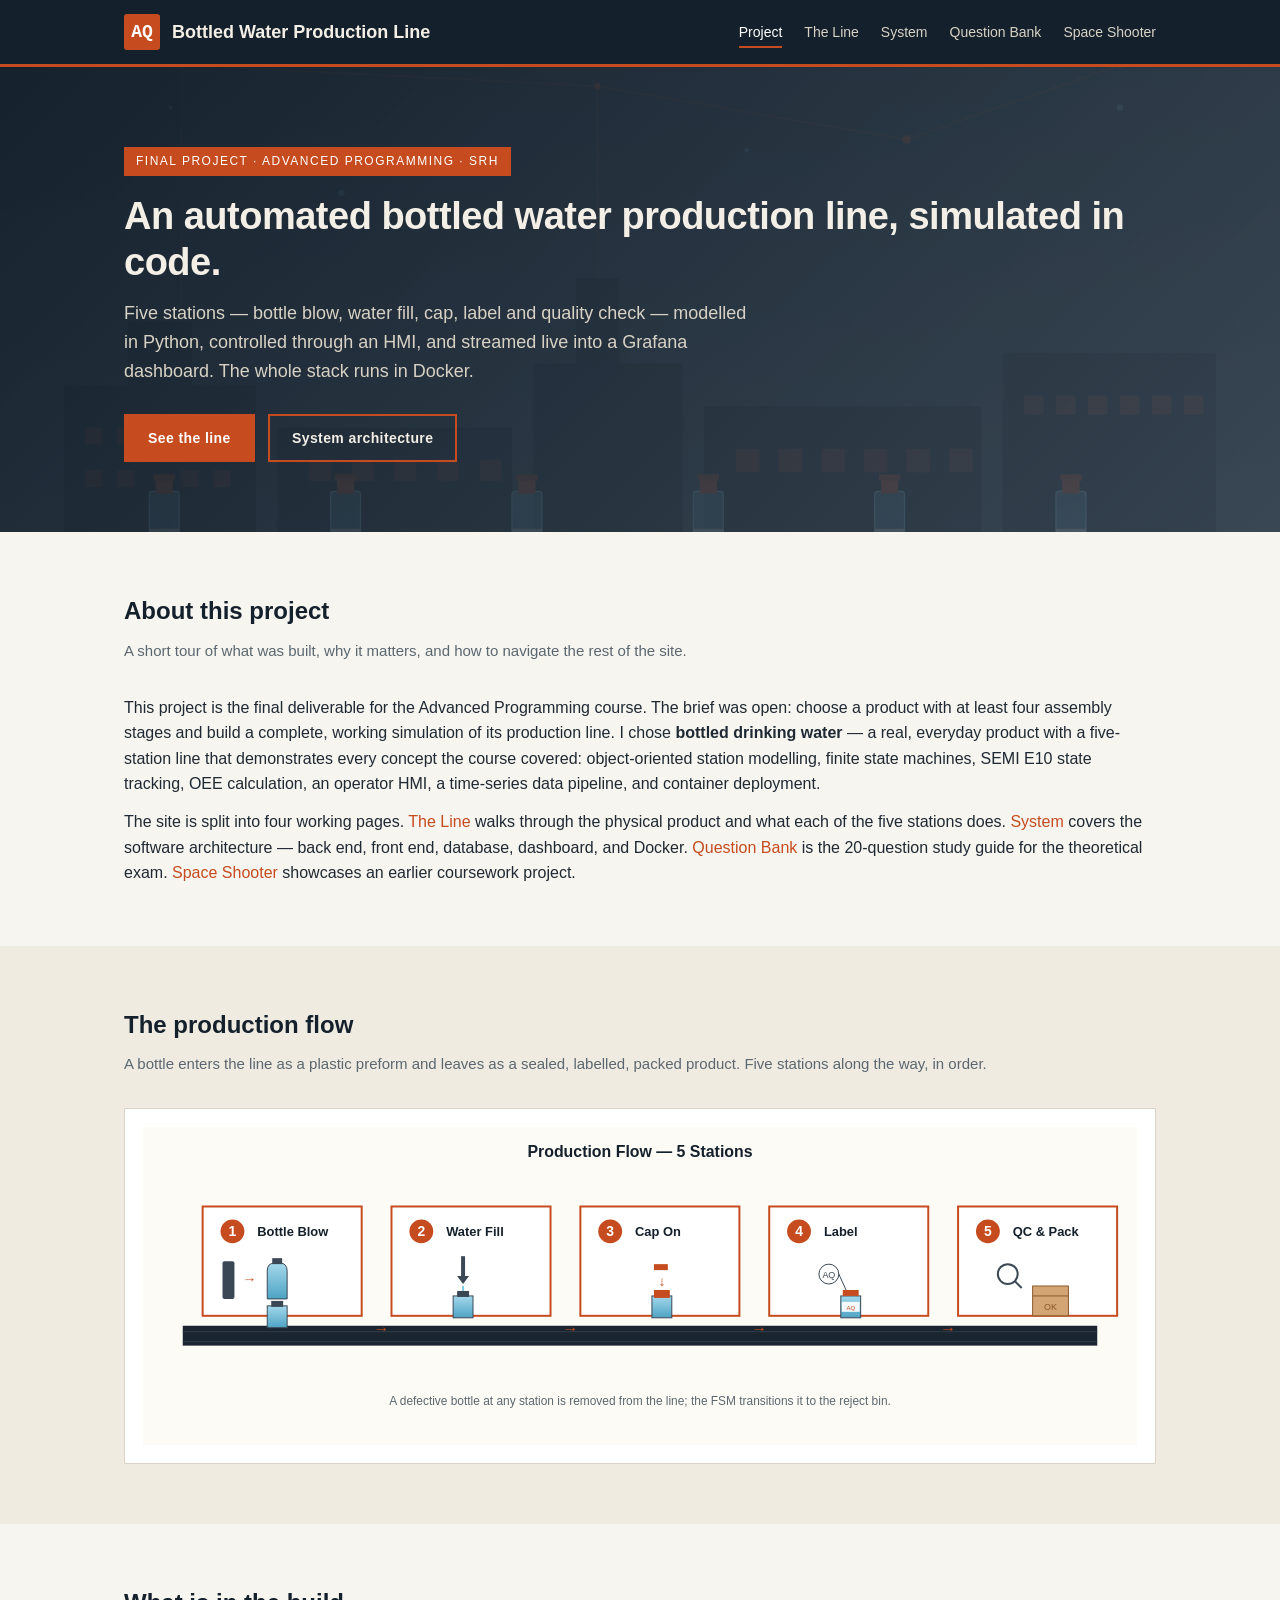
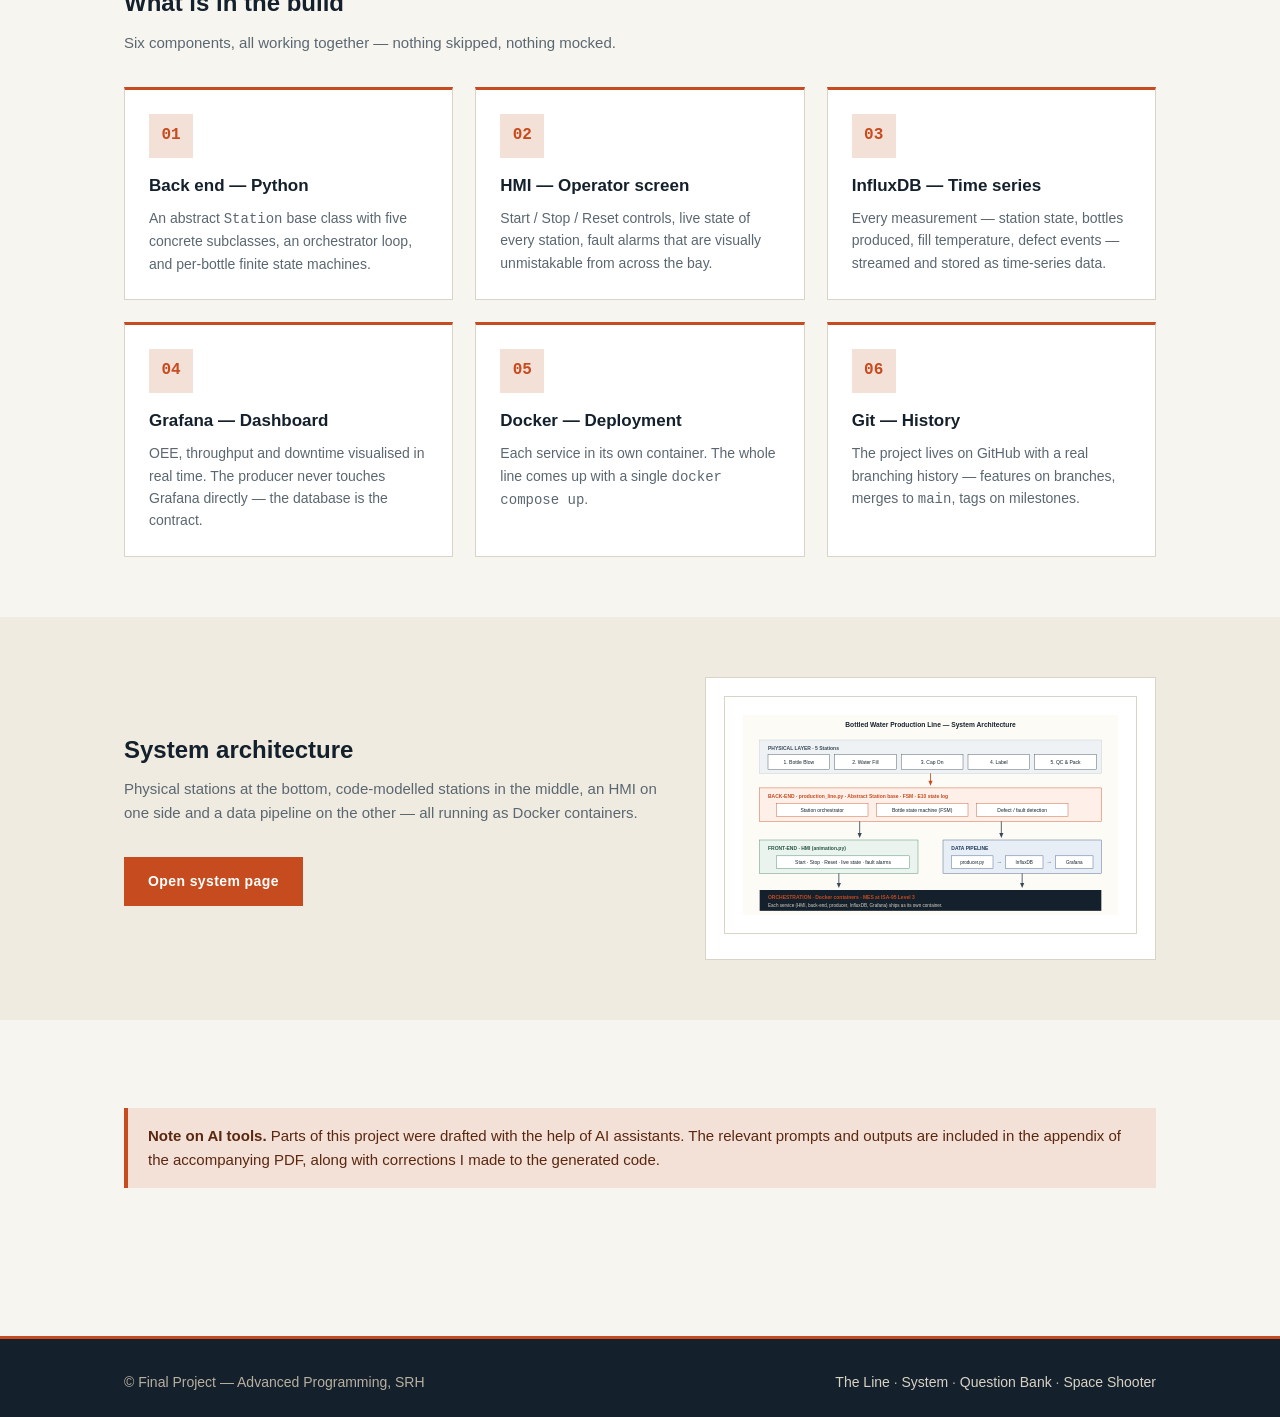
<file: index.html>
<!DOCTYPE html>
<html lang="en">
<head>
    <meta charset="UTF-8" />
    <meta name="viewport" content="width=device-width, initial-scale=1" />
    <title>Bottled Water Production Line — Final Project</title>
    <link rel="stylesheet" href="css/style.css" />
</head>
<body>

<header class="site-head">
    <div class="container wrap">
        <a href="index.html" class="brand">
            <span class="logo-mark">AQ</span>
            <span>Bottled Water Production Line</span>
        </a>
        <nav class="primary">
            <ul>
                <li><a href="index.html" class="active">Project</a></li>
                <li><a href="production-line.html">The Line</a></li>
                <li><a href="system.html">System</a></li>
                <li><a href="exam.html">Question Bank</a></li>
                <li><a href="space-shooter.html">Space Shooter</a></li>
            </ul>
        </nav>
    </div>
</header>

<section class="hero">
    <div class="container">
        <span class="tag">Final Project · Advanced Programming · SRH</span>
        <h1>An automated bottled water production line, simulated in code.</h1>
        <p class="lead">
            Five stations &mdash; bottle blow, water fill, cap, label and quality check &mdash; modelled in Python, controlled through an HMI, and streamed live into a Grafana dashboard. The whole stack runs in Docker.
        </p>
        <a href="production-line.html" class="btn">See the line</a>
        &nbsp;
        <a href="system.html" class="btn alt">System architecture</a>
    </div>
</section>

<section class="block">
    <div class="container">
        <h2 class="section-title">About this project</h2>
        <p class="section-sub">A short tour of what was built, why it matters, and how to navigate the rest of the site.</p>

        <p>This project is the final deliverable for the Advanced Programming course. The brief was open: choose a product with at least four assembly stages and build a complete, working simulation of its production line. I chose <strong>bottled drinking water</strong> &mdash; a real, everyday product with a five-station line that demonstrates every concept the course covered: object-oriented station modelling, finite state machines, SEMI E10 state tracking, OEE calculation, an operator HMI, a time-series data pipeline, and container deployment.</p>
        <p style="margin-top: 12px;">The site is split into four working pages. <a href="production-line.html">The Line</a> walks through the physical product and what each of the five stations does. <a href="system.html">System</a> covers the software architecture &mdash; back end, front end, database, dashboard, and Docker. <a href="exam.html">Question Bank</a> is the 20-question study guide for the theoretical exam. <a href="space-shooter.html">Space Shooter</a> showcases an earlier coursework project.</p>
    </div>
</section>

<section class="block alt">
    <div class="container">
        <h2 class="section-title">The production flow</h2>
        <p class="section-sub">A bottle enters the line as a plastic preform and leaves as a sealed, labelled, packed product. Five stations along the way, in order.</p>
        <div class="figure" style="background:#fff; padding:18px; border:1px solid var(--c-line);">
            <img src="images/production-flow.svg" alt="Five-station production flow" style="width:100%; display:block;" />
        </div>
    </div>
</section>

<section class="block">
    <div class="container">
        <h2 class="section-title">What is in the build</h2>
        <p class="section-sub">Six components, all working together &mdash; nothing skipped, nothing mocked.</p>

        <div class="grid-3">
            <div class="card">
                <div class="icon">01</div>
                <h3>Back end &mdash; Python</h3>
                <p>An abstract <code>Station</code> base class with five concrete subclasses, an orchestrator loop, and per-bottle finite state machines.</p>
            </div>

            <div class="card">
                <div class="icon">02</div>
                <h3>HMI &mdash; Operator screen</h3>
                <p>Start / Stop / Reset controls, live state of every station, fault alarms that are visually unmistakable from across the bay.</p>
            </div>

            <div class="card">
                <div class="icon">03</div>
                <h3>InfluxDB &mdash; Time series</h3>
                <p>Every measurement &mdash; station state, bottles produced, fill temperature, defect events &mdash; streamed and stored as time-series data.</p>
            </div>

            <div class="card">
                <div class="icon">04</div>
                <h3>Grafana &mdash; Dashboard</h3>
                <p>OEE, throughput and downtime visualised in real time. The producer never touches Grafana directly &mdash; the database is the contract.</p>
            </div>

            <div class="card">
                <div class="icon">05</div>
                <h3>Docker &mdash; Deployment</h3>
                <p>Each service in its own container. The whole line comes up with a single <code>docker compose up</code>.</p>
            </div>

            <div class="card">
                <div class="icon">06</div>
                <h3>Git &mdash; History</h3>
                <p>The project lives on GitHub with a real branching history &mdash; features on branches, merges to <code>main</code>, tags on milestones.</p>
            </div>
        </div>
    </div>
</section>

<section class="block alt">
    <div class="container two-col">
        <div>
            <h2 class="section-title">System architecture</h2>
            <p class="section-sub">Physical stations at the bottom, code-modelled stations in the middle, an HMI on one side and a data pipeline on the other &mdash; all running as Docker containers.</p>
            <a href="system.html" class="btn">Open system page</a>
        </div>
        <div class="figure">
            <img src="images/architecture.svg" alt="System architecture diagram" />
        </div>
    </div>
</section>

<section class="block">
    <div class="container">
        <div class="intro-callout">
            <strong>Note on AI tools.</strong> Parts of this project were drafted with the help of AI assistants. The relevant prompts and outputs are included in the appendix of the accompanying PDF, along with corrections I made to the generated code.
        </div>
    </div>
</section>

<footer class="site-foot">
    <div class="container wrap">
        <div>&copy; Final Project &mdash; Advanced Programming, SRH</div>
        <div><a href="production-line.html">The Line</a> &middot; <a href="system.html">System</a> &middot; <a href="exam.html">Question Bank</a> &middot; <a href="space-shooter.html">Space Shooter</a></div>
    </div>
</footer>

</body>
</html>
</file>
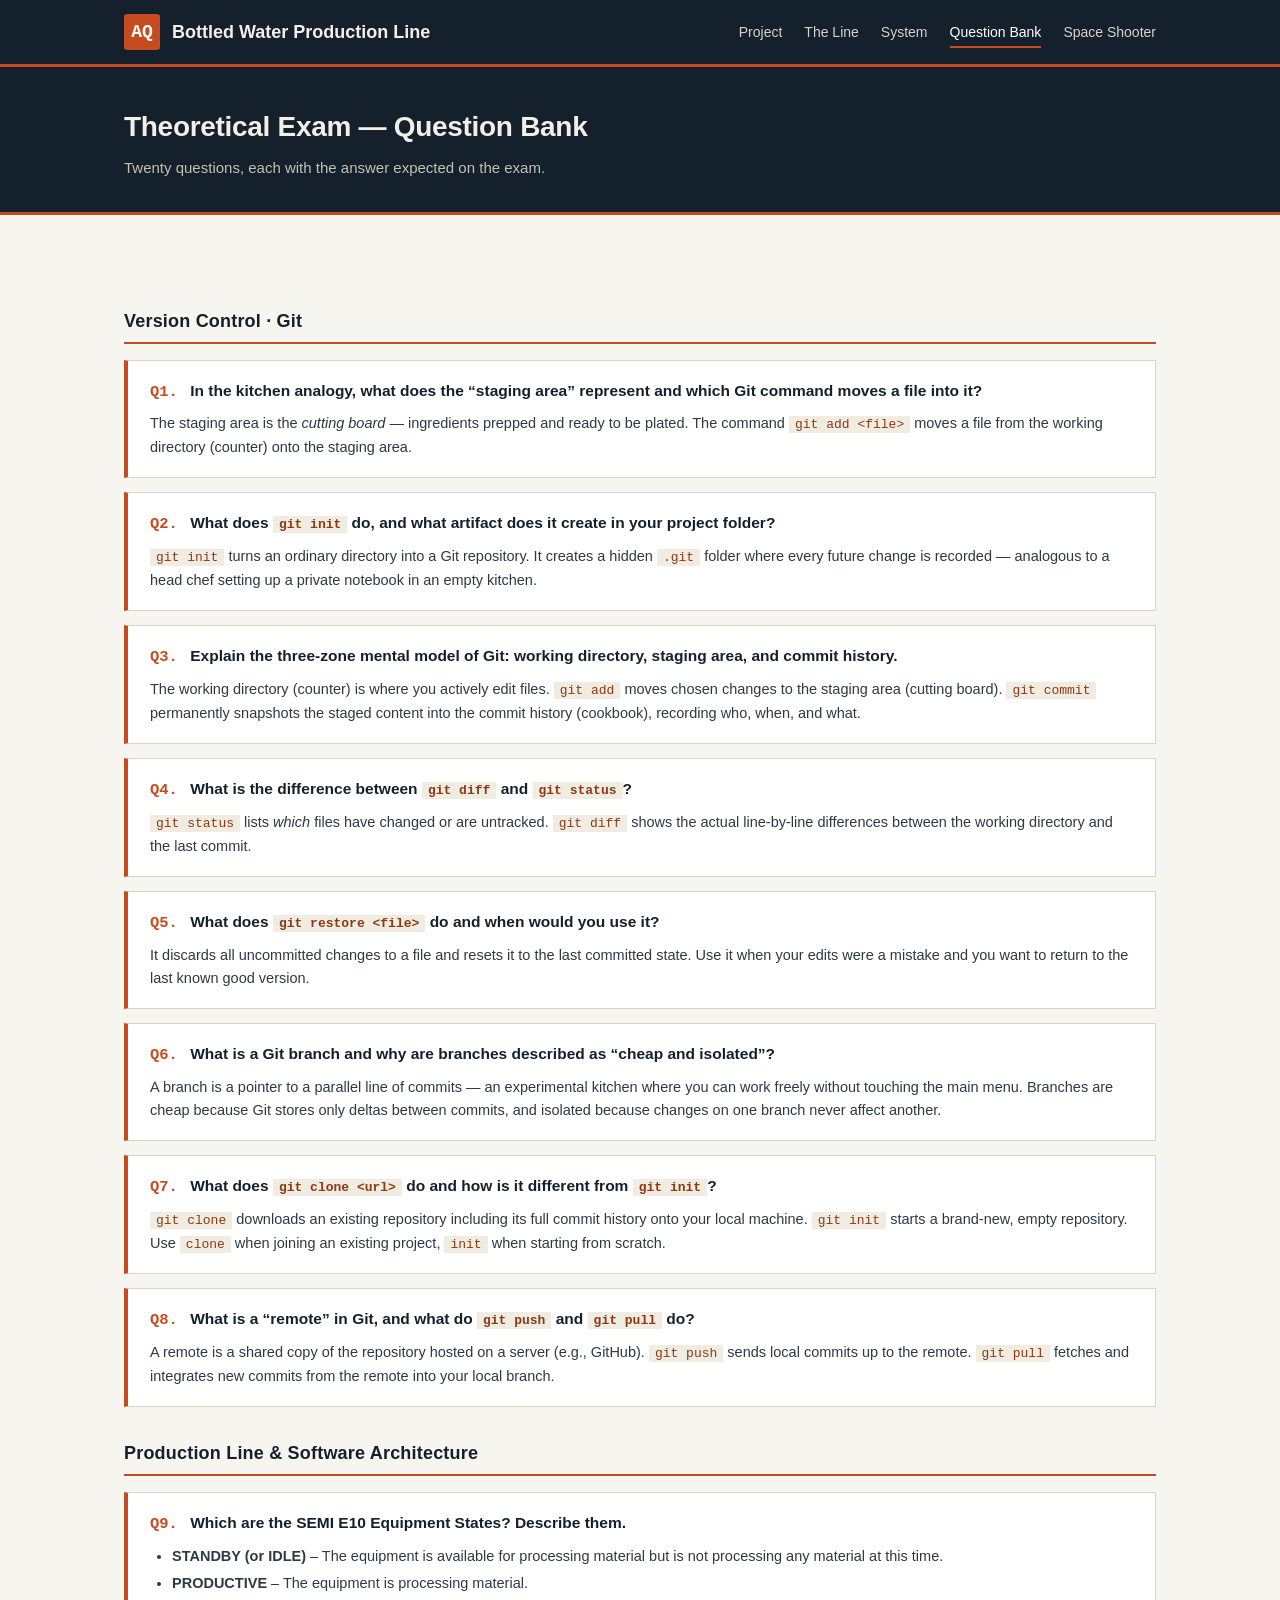
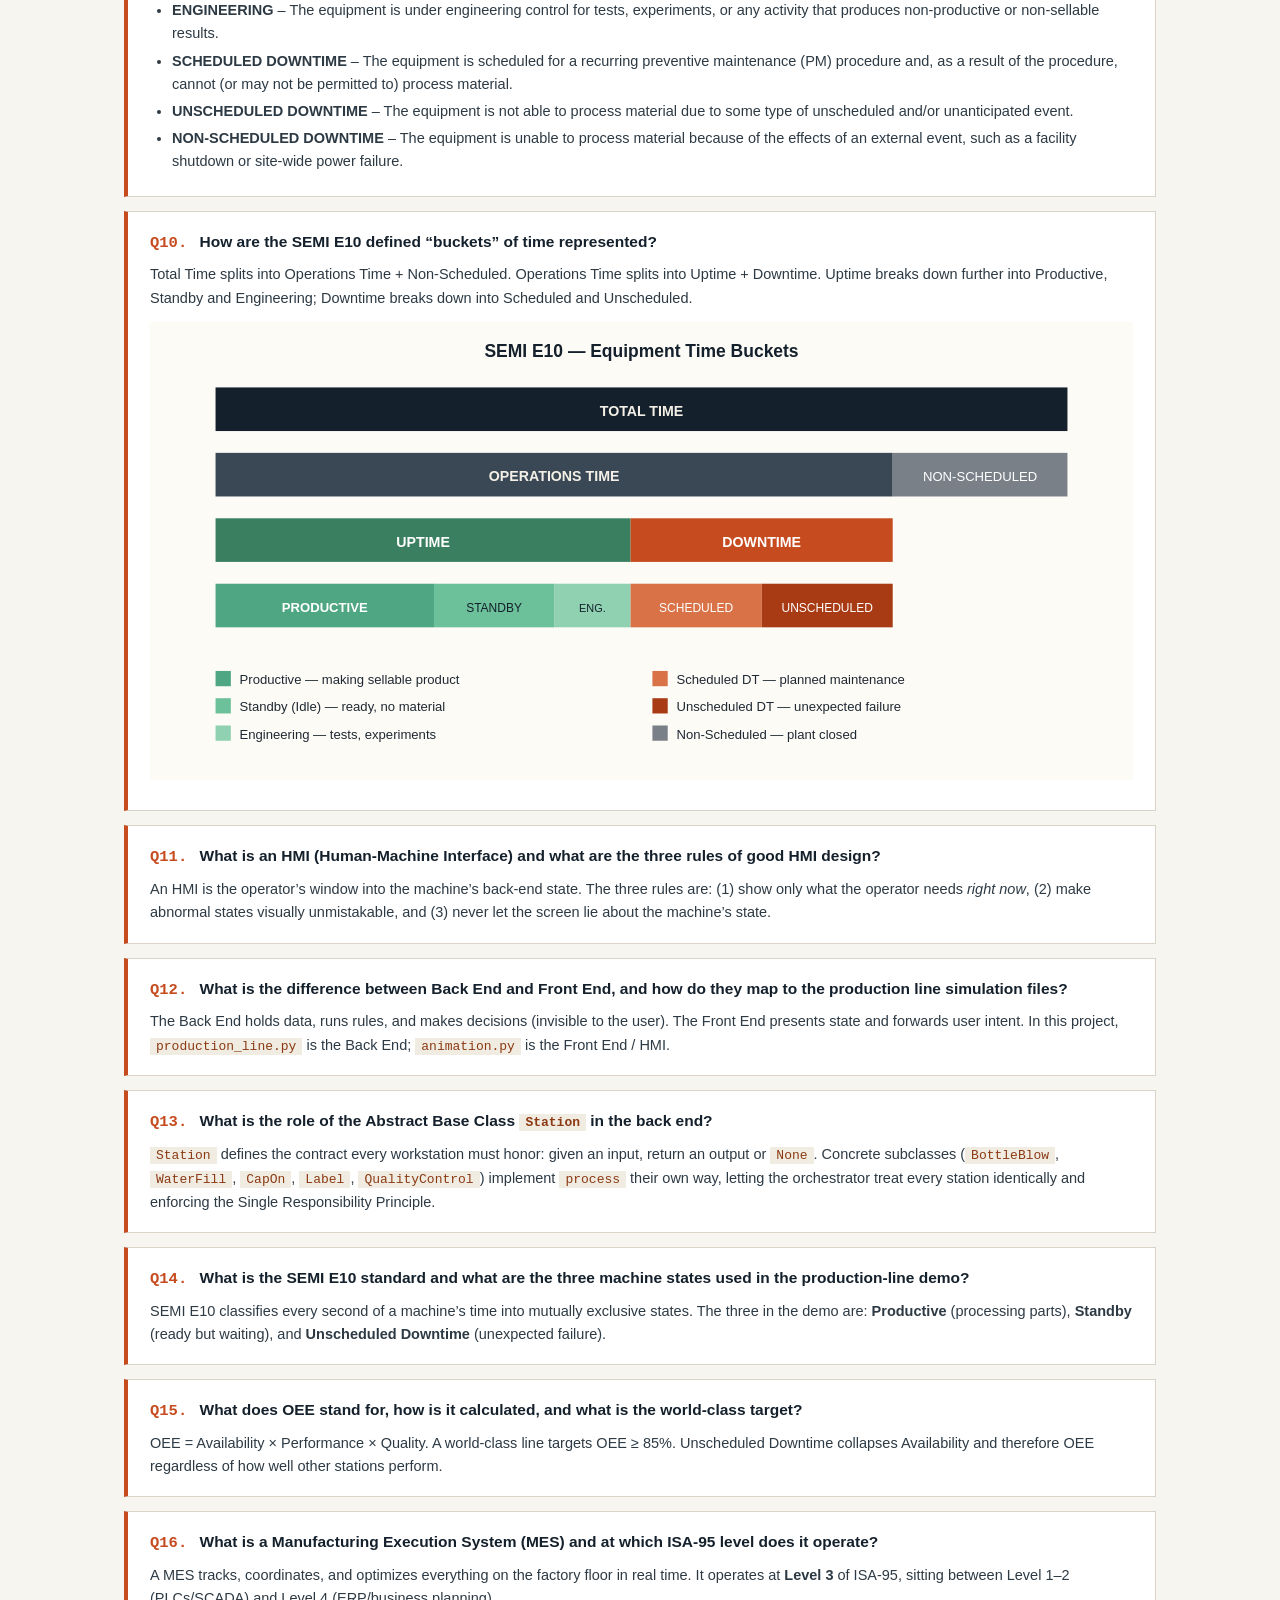
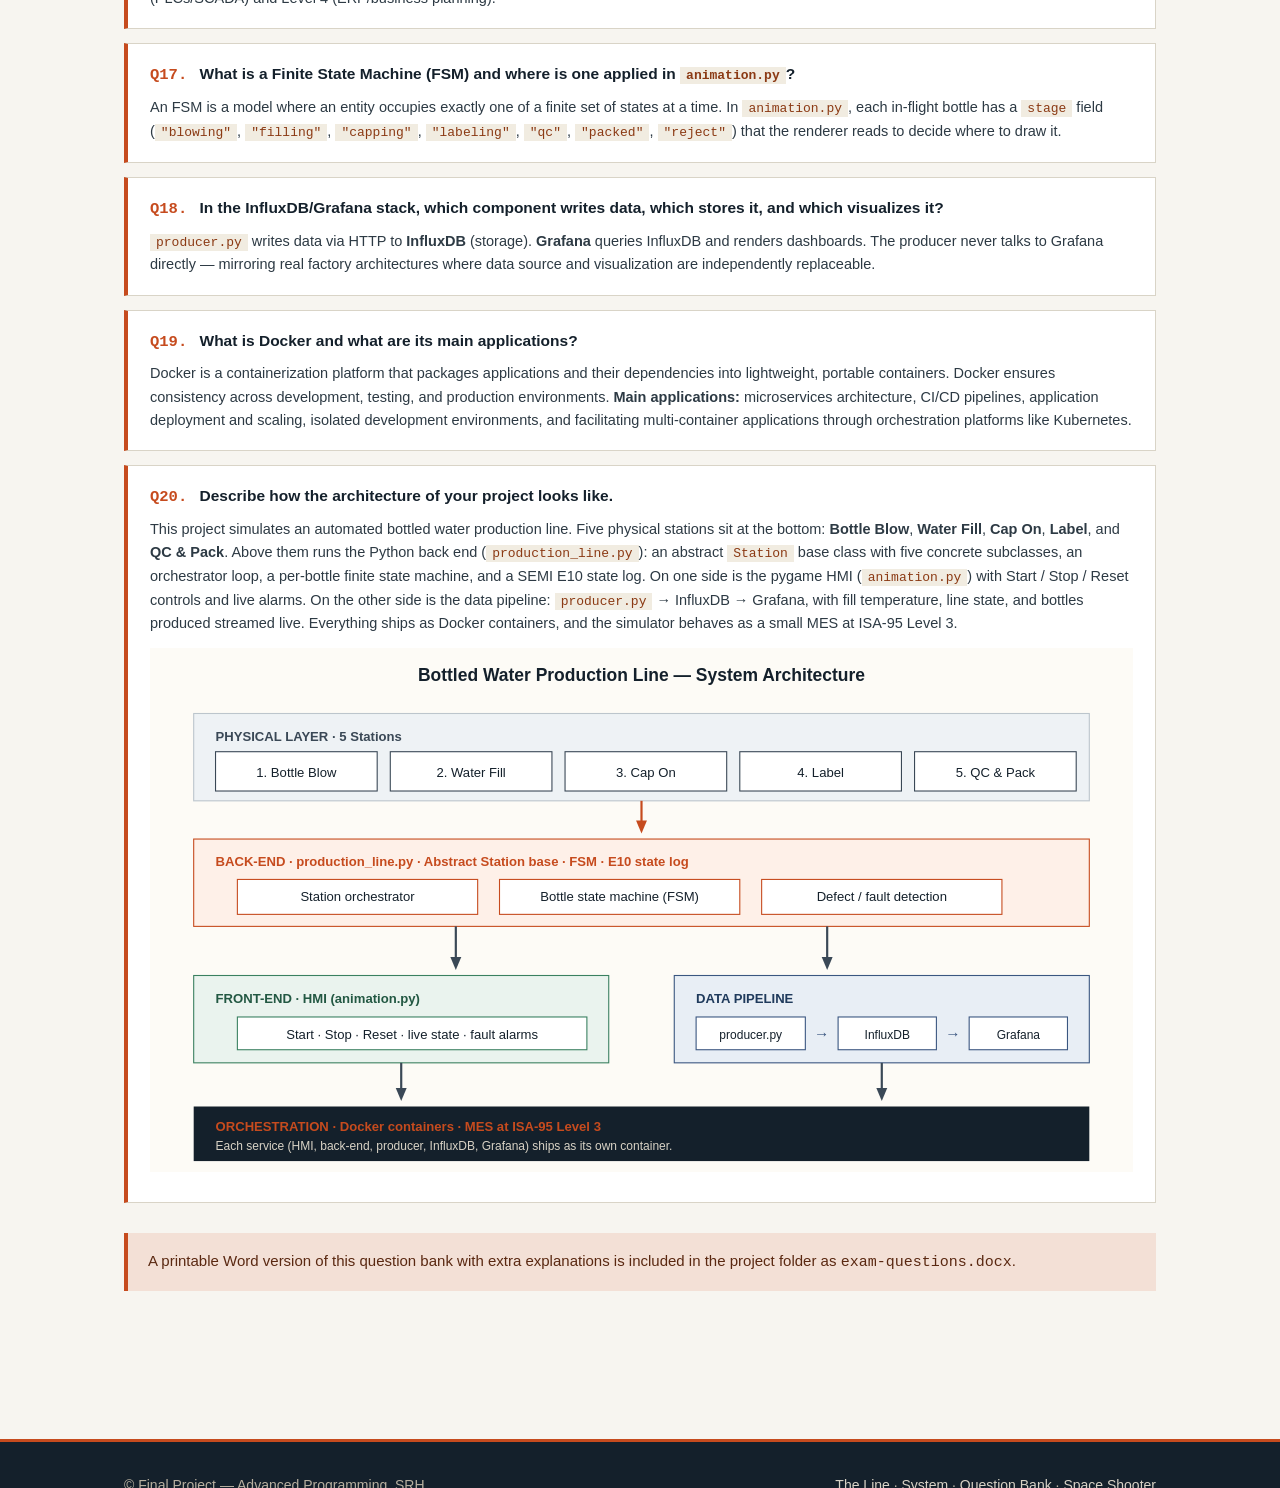
<file: exam.html>
<!DOCTYPE html>
<html lang="en">
<head>
    <meta charset="UTF-8" />
    <meta name="viewport" content="width=device-width, initial-scale=1" />
    <title>Question Bank · Bottled Water Production Line</title>
    <link rel="stylesheet" href="css/style.css" />
</head>
<body>

<header class="site-head">
    <div class="container wrap">
        <a href="index.html" class="brand">
            <span class="logo-mark">AQ</span>
            <span>Bottled Water Production Line</span>
        </a>
        <nav class="primary">
            <ul>
                <li><a href="index.html">Project</a></li>
                <li><a href="production-line.html">The Line</a></li>
                <li><a href="system.html">System</a></li>
                <li><a href="exam.html" class="active">Question Bank</a></li>
                <li><a href="space-shooter.html">Space Shooter</a></li>
            </ul>
        </nav>
    </div>
</header>

<section class="page-strip">
    <div class="container">
        <h1>Theoretical Exam — Question Bank</h1>
        <p>Twenty questions, each with the answer expected on the exam.</p>
    </div>
</section>

<section class="block qa-section">
    <div class="container">

        <h3 class="cat-title">Version Control · Git</h3>

        <div class="qa-item">
            <span class="q"><span class="qn">Q1.</span> In the kitchen analogy, what does the &ldquo;staging area&rdquo; represent and which Git command moves a file into it?</span>
            <div class="a">The staging area is the <em>cutting board</em> &mdash; ingredients prepped and ready to be plated. The command <code>git add &lt;file&gt;</code> moves a file from the working directory (counter) onto the staging area.</div>
        </div>

        <div class="qa-item">
            <span class="q"><span class="qn">Q2.</span> What does <code>git init</code> do, and what artifact does it create in your project folder?</span>
            <div class="a"><code>git init</code> turns an ordinary directory into a Git repository. It creates a hidden <code>.git</code> folder where every future change is recorded &mdash; analogous to a head chef setting up a private notebook in an empty kitchen.</div>
        </div>

        <div class="qa-item">
            <span class="q"><span class="qn">Q3.</span> Explain the three-zone mental model of Git: working directory, staging area, and commit history.</span>
            <div class="a">The working directory (counter) is where you actively edit files. <code>git add</code> moves chosen changes to the staging area (cutting board). <code>git commit</code> permanently snapshots the staged content into the commit history (cookbook), recording who, when, and what.</div>
        </div>

        <div class="qa-item">
            <span class="q"><span class="qn">Q4.</span> What is the difference between <code>git diff</code> and <code>git status</code>?</span>
            <div class="a"><code>git status</code> lists <em>which</em> files have changed or are untracked. <code>git diff</code> shows the actual line-by-line differences between the working directory and the last commit.</div>
        </div>

        <div class="qa-item">
            <span class="q"><span class="qn">Q5.</span> What does <code>git restore &lt;file&gt;</code> do and when would you use it?</span>
            <div class="a">It discards all uncommitted changes to a file and resets it to the last committed state. Use it when your edits were a mistake and you want to return to the last known good version.</div>
        </div>

        <div class="qa-item">
            <span class="q"><span class="qn">Q6.</span> What is a Git branch and why are branches described as &ldquo;cheap and isolated&rdquo;?</span>
            <div class="a">A branch is a pointer to a parallel line of commits &mdash; an experimental kitchen where you can work freely without touching the main menu. Branches are cheap because Git stores only deltas between commits, and isolated because changes on one branch never affect another.</div>
        </div>

        <div class="qa-item">
            <span class="q"><span class="qn">Q7.</span> What does <code>git clone &lt;url&gt;</code> do and how is it different from <code>git init</code>?</span>
            <div class="a"><code>git clone</code> downloads an existing repository including its full commit history onto your local machine. <code>git init</code> starts a brand-new, empty repository. Use <code>clone</code> when joining an existing project, <code>init</code> when starting from scratch.</div>
        </div>

        <div class="qa-item">
            <span class="q"><span class="qn">Q8.</span> What is a &ldquo;remote&rdquo; in Git, and what do <code>git push</code> and <code>git pull</code> do?</span>
            <div class="a">A remote is a shared copy of the repository hosted on a server (e.g., GitHub). <code>git push</code> sends local commits up to the remote. <code>git pull</code> fetches and integrates new commits from the remote into your local branch.</div>
        </div>

        <h3 class="cat-title">Production Line &amp; Software Architecture</h3>

        <div class="qa-item">
            <span class="q"><span class="qn">Q9.</span> Which are the SEMI E10 Equipment States? Describe them.</span>
            <div class="a">
                <ul>
                    <li><strong>STANDBY (or IDLE)</strong> &ndash; The equipment is available for processing material but is not processing any material at this time.</li>
                    <li><strong>PRODUCTIVE</strong> &ndash; The equipment is processing material.</li>
                    <li><strong>ENGINEERING</strong> &ndash; The equipment is under engineering control for tests, experiments, or any activity that produces non-productive or non-sellable results.</li>
                    <li><strong>SCHEDULED DOWNTIME</strong> &ndash; The equipment is scheduled for a recurring preventive maintenance (PM) procedure and, as a result of the procedure, cannot (or may not be permitted to) process material.</li>
                    <li><strong>UNSCHEDULED DOWNTIME</strong> &ndash; The equipment is not able to process material due to some type of unscheduled and/or unanticipated event.</li>
                    <li><strong>NON-SCHEDULED DOWNTIME</strong> &ndash; The equipment is unable to process material because of the effects of an external event, such as a facility shutdown or site-wide power failure.</li>
                </ul>
            </div>
        </div>

        <div class="qa-item">
            <span class="q"><span class="qn">Q10.</span> How are the SEMI E10 defined &ldquo;buckets&rdquo; of time represented?</span>
            <div class="a">
                Total Time splits into Operations Time + Non-Scheduled. Operations Time splits into Uptime + Downtime. Uptime breaks down further into Productive, Standby and Engineering; Downtime breaks down into Scheduled and Unscheduled.
                <img src="images/e10-states.svg" alt="SEMI E10 time buckets" />
            </div>
        </div>

        <div class="qa-item">
            <span class="q"><span class="qn">Q11.</span> What is an HMI (Human-Machine Interface) and what are the three rules of good HMI design?</span>
            <div class="a">An HMI is the operator&rsquo;s window into the machine&rsquo;s back-end state. The three rules are: (1) show only what the operator needs <em>right now</em>, (2) make abnormal states visually unmistakable, and (3) never let the screen lie about the machine&rsquo;s state.</div>
        </div>

        <div class="qa-item">
            <span class="q"><span class="qn">Q12.</span> What is the difference between Back End and Front End, and how do they map to the production line simulation files?</span>
            <div class="a">The Back End holds data, runs rules, and makes decisions (invisible to the user). The Front End presents state and forwards user intent. In this project, <code>production_line.py</code> is the Back End; <code>animation.py</code> is the Front End / HMI.</div>
        </div>

        <div class="qa-item">
            <span class="q"><span class="qn">Q13.</span> What is the role of the Abstract Base Class <code>Station</code> in the back end?</span>
            <div class="a"><code>Station</code> defines the contract every workstation must honor: given an input, return an output or <code>None</code>. Concrete subclasses (<code>BottleBlow</code>, <code>WaterFill</code>, <code>CapOn</code>, <code>Label</code>, <code>QualityControl</code>) implement <code>process</code> their own way, letting the orchestrator treat every station identically and enforcing the Single Responsibility Principle.</div>
        </div>

        <div class="qa-item">
            <span class="q"><span class="qn">Q14.</span> What is the SEMI E10 standard and what are the three machine states used in the production-line demo?</span>
            <div class="a">SEMI E10 classifies every second of a machine&rsquo;s time into mutually exclusive states. The three in the demo are: <strong>Productive</strong> (processing parts), <strong>Standby</strong> (ready but waiting), and <strong>Unscheduled Downtime</strong> (unexpected failure).</div>
        </div>

        <div class="qa-item">
            <span class="q"><span class="qn">Q15.</span> What does OEE stand for, how is it calculated, and what is the world-class target?</span>
            <div class="a">OEE = Availability &times; Performance &times; Quality. A world-class line targets OEE &ge; 85%. Unscheduled Downtime collapses Availability and therefore OEE regardless of how well other stations perform.</div>
        </div>

        <div class="qa-item">
            <span class="q"><span class="qn">Q16.</span> What is a Manufacturing Execution System (MES) and at which ISA-95 level does it operate?</span>
            <div class="a">A MES tracks, coordinates, and optimizes everything on the factory floor in real time. It operates at <strong>Level 3</strong> of ISA-95, sitting between Level 1&ndash;2 (PLCs/SCADA) and Level 4 (ERP/business planning).</div>
        </div>

        <div class="qa-item">
            <span class="q"><span class="qn">Q17.</span> What is a Finite State Machine (FSM) and where is one applied in <code>animation.py</code>?</span>
            <div class="a">An FSM is a model where an entity occupies exactly one of a finite set of states at a time. In <code>animation.py</code>, each in-flight bottle has a <code>stage</code> field (<code>&quot;blowing&quot;</code>, <code>&quot;filling&quot;</code>, <code>&quot;capping&quot;</code>, <code>&quot;labeling&quot;</code>, <code>&quot;qc&quot;</code>, <code>&quot;packed&quot;</code>, <code>&quot;reject&quot;</code>) that the renderer reads to decide where to draw it.</div>
        </div>

        <div class="qa-item">
            <span class="q"><span class="qn">Q18.</span> In the InfluxDB/Grafana stack, which component writes data, which stores it, and which visualizes it?</span>
            <div class="a"><code>producer.py</code> writes data via HTTP to <strong>InfluxDB</strong> (storage). <strong>Grafana</strong> queries InfluxDB and renders dashboards. The producer never talks to Grafana directly &mdash; mirroring real factory architectures where data source and visualization are independently replaceable.</div>
        </div>

        <div class="qa-item">
            <span class="q"><span class="qn">Q19.</span> What is Docker and what are its main applications?</span>
            <div class="a">Docker is a containerization platform that packages applications and their dependencies into lightweight, portable containers. Docker ensures consistency across development, testing, and production environments. <strong>Main applications:</strong> microservices architecture, CI/CD pipelines, application deployment and scaling, isolated development environments, and facilitating multi-container applications through orchestration platforms like Kubernetes.</div>
        </div>

        <div class="qa-item">
            <span class="q"><span class="qn">Q20.</span> Describe how the architecture of your project looks like.</span>
            <div class="a">
                This project simulates an automated bottled water production line. Five physical stations sit at the bottom: <strong>Bottle Blow</strong>, <strong>Water Fill</strong>, <strong>Cap On</strong>, <strong>Label</strong>, and <strong>QC &amp; Pack</strong>. Above them runs the Python back end (<code>production_line.py</code>): an abstract <code>Station</code> base class with five concrete subclasses, an orchestrator loop, a per-bottle finite state machine, and a SEMI E10 state log. On one side is the pygame HMI (<code>animation.py</code>) with Start / Stop / Reset controls and live alarms. On the other side is the data pipeline: <code>producer.py</code> &rarr; InfluxDB &rarr; Grafana, with fill temperature, line state, and bottles produced streamed live. Everything ships as Docker containers, and the simulator behaves as a small MES at ISA-95 Level 3.
                <img src="images/architecture.svg" alt="Bottled Water Production Line architecture" />
            </div>
        </div>

        <div class="intro-callout" style="margin-top: 30px;">
            A printable Word version of this question bank with extra explanations is included in the project folder as <code>exam-questions.docx</code>.
        </div>
    </div>
</section>

<footer class="site-foot">
    <div class="container wrap">
        <div>&copy; Final Project &mdash; Advanced Programming, SRH</div>
        <div><a href="production-line.html">The Line</a> &middot; <a href="system.html">System</a> &middot; <a href="exam.html">Question Bank</a> &middot; <a href="space-shooter.html">Space Shooter</a></div>
    </div>
</footer>

</body>
</html>
</file>
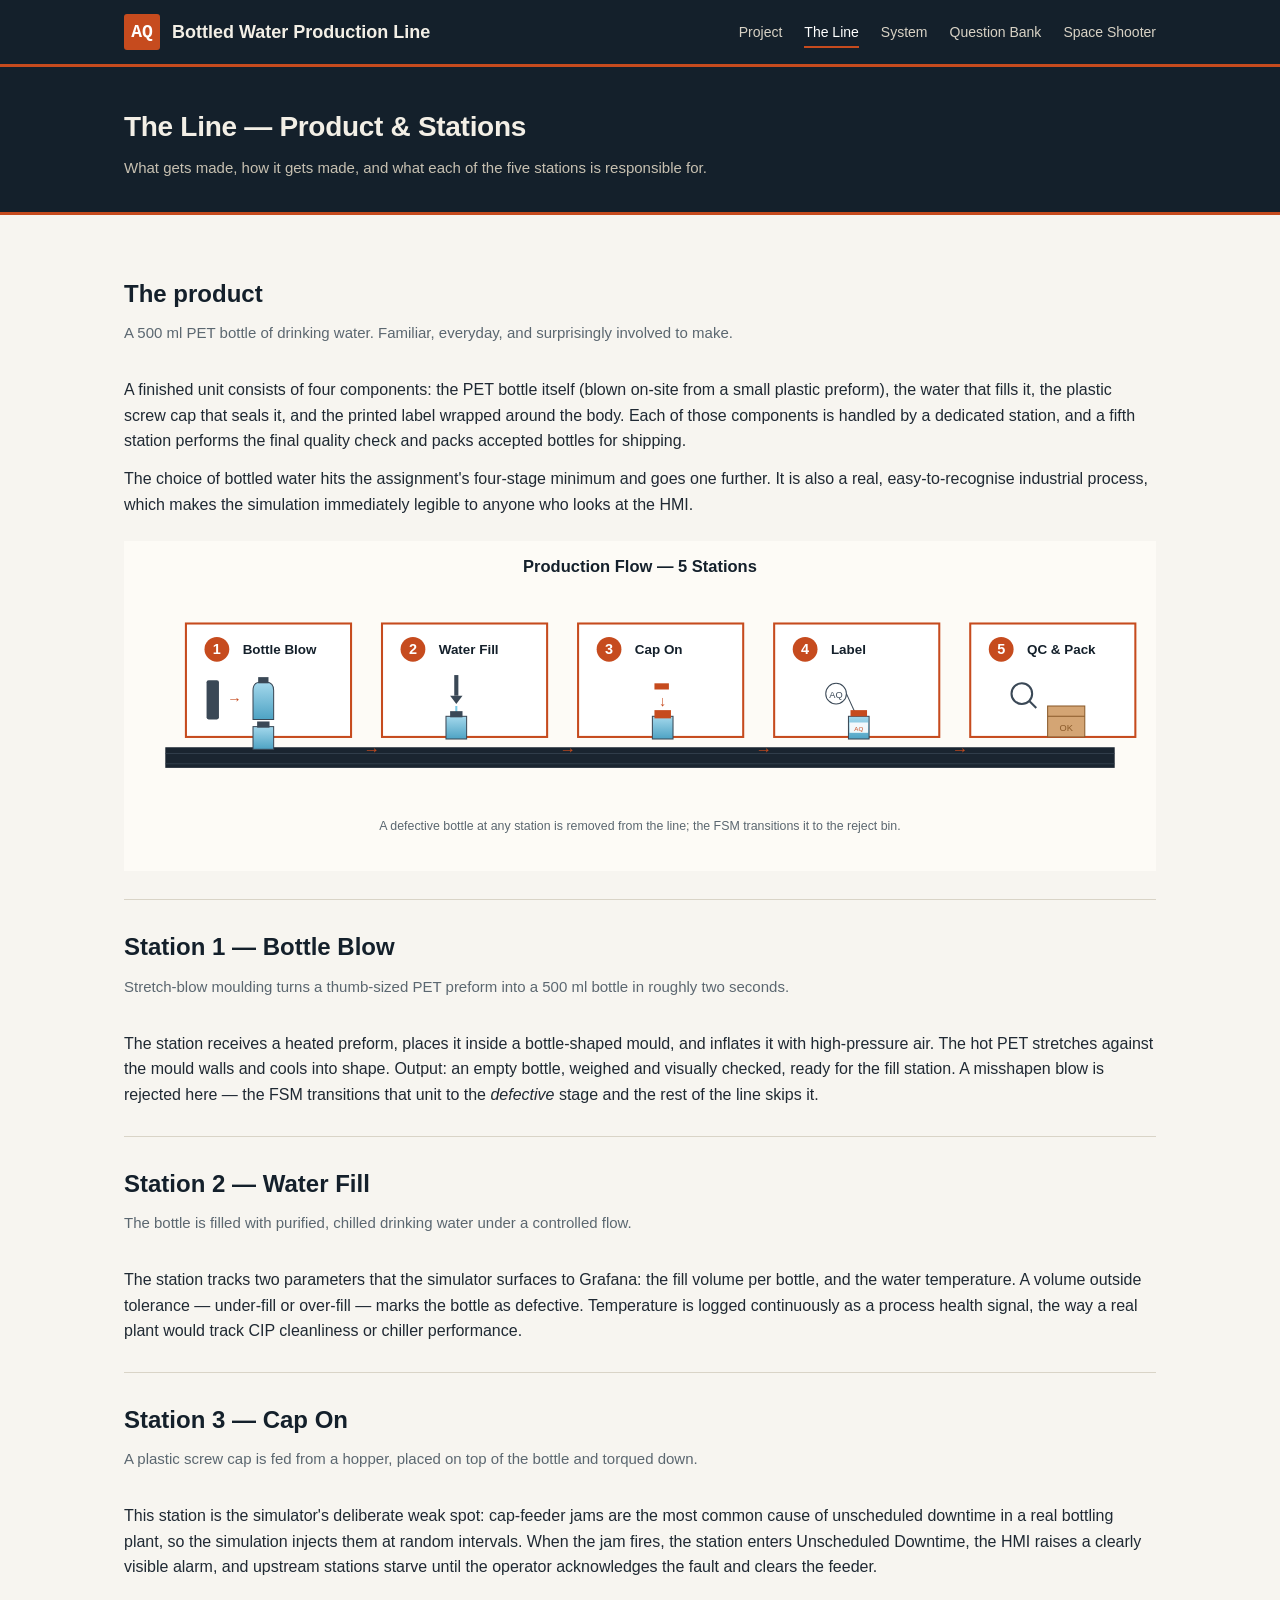
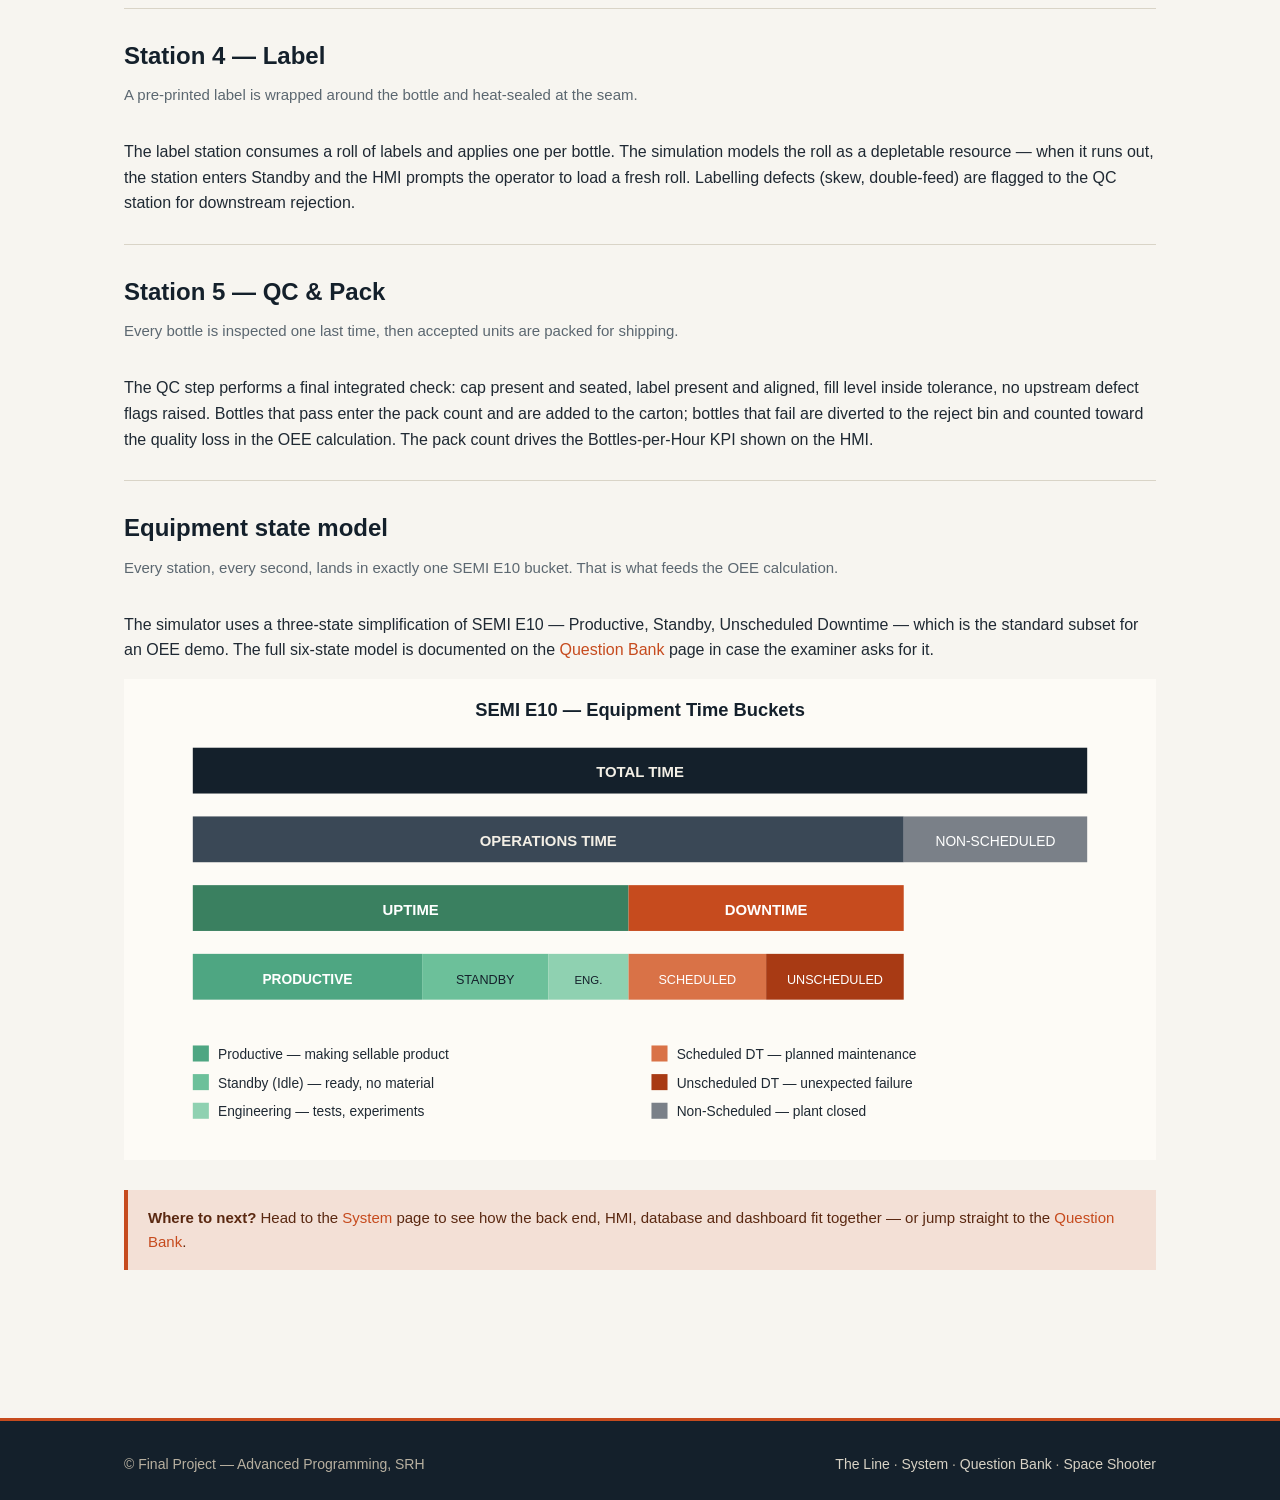
<file: production-line.html>
<!DOCTYPE html>
<html lang="en">
<head>
    <meta charset="UTF-8" />
    <meta name="viewport" content="width=device-width, initial-scale=1" />
    <title>The Line · Bottled Water Production Line</title>
    <link rel="stylesheet" href="css/style.css" />
</head>
<body>

<header class="site-head">
    <div class="container wrap">
        <a href="index.html" class="brand">
            <span class="logo-mark">AQ</span>
            <span>Bottled Water Production Line</span>
        </a>
        <nav class="primary">
            <ul>
                <li><a href="index.html">Project</a></li>
                <li><a href="production-line.html" class="active">The Line</a></li>
                <li><a href="system.html">System</a></li>
                <li><a href="exam.html">Question Bank</a></li>
                <li><a href="space-shooter.html">Space Shooter</a></li>
            </ul>
        </nav>
    </div>
</header>

<section class="page-strip">
    <div class="container">
        <h1>The Line — Product &amp; Stations</h1>
        <p>What gets made, how it gets made, and what each of the five stations is responsible for.</p>
    </div>
</section>

<section class="block">
    <div class="container">

        <h2 class="section-title">The product</h2>
        <p class="section-sub">A 500&nbsp;ml PET bottle of drinking water. Familiar, everyday, and surprisingly involved to make.</p>

        <p>A finished unit consists of four components: the PET bottle itself (blown on-site from a small plastic preform), the water that fills it, the plastic screw cap that seals it, and the printed label wrapped around the body. Each of those components is handled by a dedicated station, and a fifth station performs the final quality check and packs accepted bottles for shipping.</p>

        <p style="margin-top: 12px;">The choice of bottled water hits the assignment's four-stage minimum and goes one further. It is also a real, easy-to-recognise industrial process, which makes the simulation immediately legible to anyone who looks at the HMI.</p>

        <div class="figure" style="margin-top: 24px;">
            <img src="images/production-flow.svg" alt="Five-station production flow" style="width:100%; display:block;" />
        </div>

        <hr class="div" />

        <h2 class="section-title">Station 1 — Bottle Blow</h2>
        <p class="section-sub">Stretch-blow moulding turns a thumb-sized PET preform into a 500&nbsp;ml bottle in roughly two seconds.</p>

        <p>The station receives a heated preform, places it inside a bottle-shaped mould, and inflates it with high-pressure air. The hot PET stretches against the mould walls and cools into shape. Output: an empty bottle, weighed and visually checked, ready for the fill station. A misshapen blow is rejected here — the FSM transitions that unit to the <em>defective</em> stage and the rest of the line skips it.</p>

        <hr class="div" />

        <h2 class="section-title">Station 2 — Water Fill</h2>
        <p class="section-sub">The bottle is filled with purified, chilled drinking water under a controlled flow.</p>

        <p>The station tracks two parameters that the simulator surfaces to Grafana: the fill volume per bottle, and the water temperature. A volume outside tolerance — under-fill or over-fill — marks the bottle as defective. Temperature is logged continuously as a process health signal, the way a real plant would track CIP cleanliness or chiller performance.</p>

        <hr class="div" />

        <h2 class="section-title">Station 3 — Cap On</h2>
        <p class="section-sub">A plastic screw cap is fed from a hopper, placed on top of the bottle and torqued down.</p>

        <p>This station is the simulator's deliberate weak spot: cap-feeder jams are the most common cause of unscheduled downtime in a real bottling plant, so the simulation injects them at random intervals. When the jam fires, the station enters Unscheduled Downtime, the HMI raises a clearly visible alarm, and upstream stations starve until the operator acknowledges the fault and clears the feeder.</p>

        <hr class="div" />

        <h2 class="section-title">Station 4 — Label</h2>
        <p class="section-sub">A pre-printed label is wrapped around the bottle and heat-sealed at the seam.</p>

        <p>The label station consumes a roll of labels and applies one per bottle. The simulation models the roll as a depletable resource — when it runs out, the station enters Standby and the HMI prompts the operator to load a fresh roll. Labelling defects (skew, double-feed) are flagged to the QC station for downstream rejection.</p>

        <hr class="div" />

        <h2 class="section-title">Station 5 — QC &amp; Pack</h2>
        <p class="section-sub">Every bottle is inspected one last time, then accepted units are packed for shipping.</p>

        <p>The QC step performs a final integrated check: cap present and seated, label present and aligned, fill level inside tolerance, no upstream defect flags raised. Bottles that pass enter the pack count and are added to the carton; bottles that fail are diverted to the reject bin and counted toward the quality loss in the OEE calculation. The pack count drives the Bottles-per-Hour KPI shown on the HMI.</p>

        <hr class="div" />

        <h2 class="section-title">Equipment state model</h2>
        <p class="section-sub">Every station, every second, lands in exactly one SEMI E10 bucket. That is what feeds the OEE calculation.</p>

        <p>The simulator uses a three-state simplification of SEMI E10 — Productive, Standby, Unscheduled Downtime — which is the standard subset for an OEE demo. The full six-state model is documented on the <a href="exam.html">Question Bank</a> page in case the examiner asks for it.</p>

        <div class="figure" style="margin-top: 16px;">
            <img src="images/e10-states.svg" alt="SEMI E10 equipment time buckets" style="width:100%; display:block;" />
        </div>

        <div class="intro-callout" style="margin-top: 30px;">
            <strong>Where to next?</strong> Head to the <a href="system.html">System</a> page to see how the back end, HMI, database and dashboard fit together &mdash; or jump straight to the <a href="exam.html">Question Bank</a>.
        </div>
    </div>
</section>

<footer class="site-foot">
    <div class="container wrap">
        <div>&copy; Final Project &mdash; Advanced Programming, SRH</div>
        <div><a href="production-line.html">The Line</a> &middot; <a href="system.html">System</a> &middot; <a href="exam.html">Question Bank</a> &middot; <a href="space-shooter.html">Space Shooter</a></div>
    </div>
</footer>

</body>
</html>
</file>
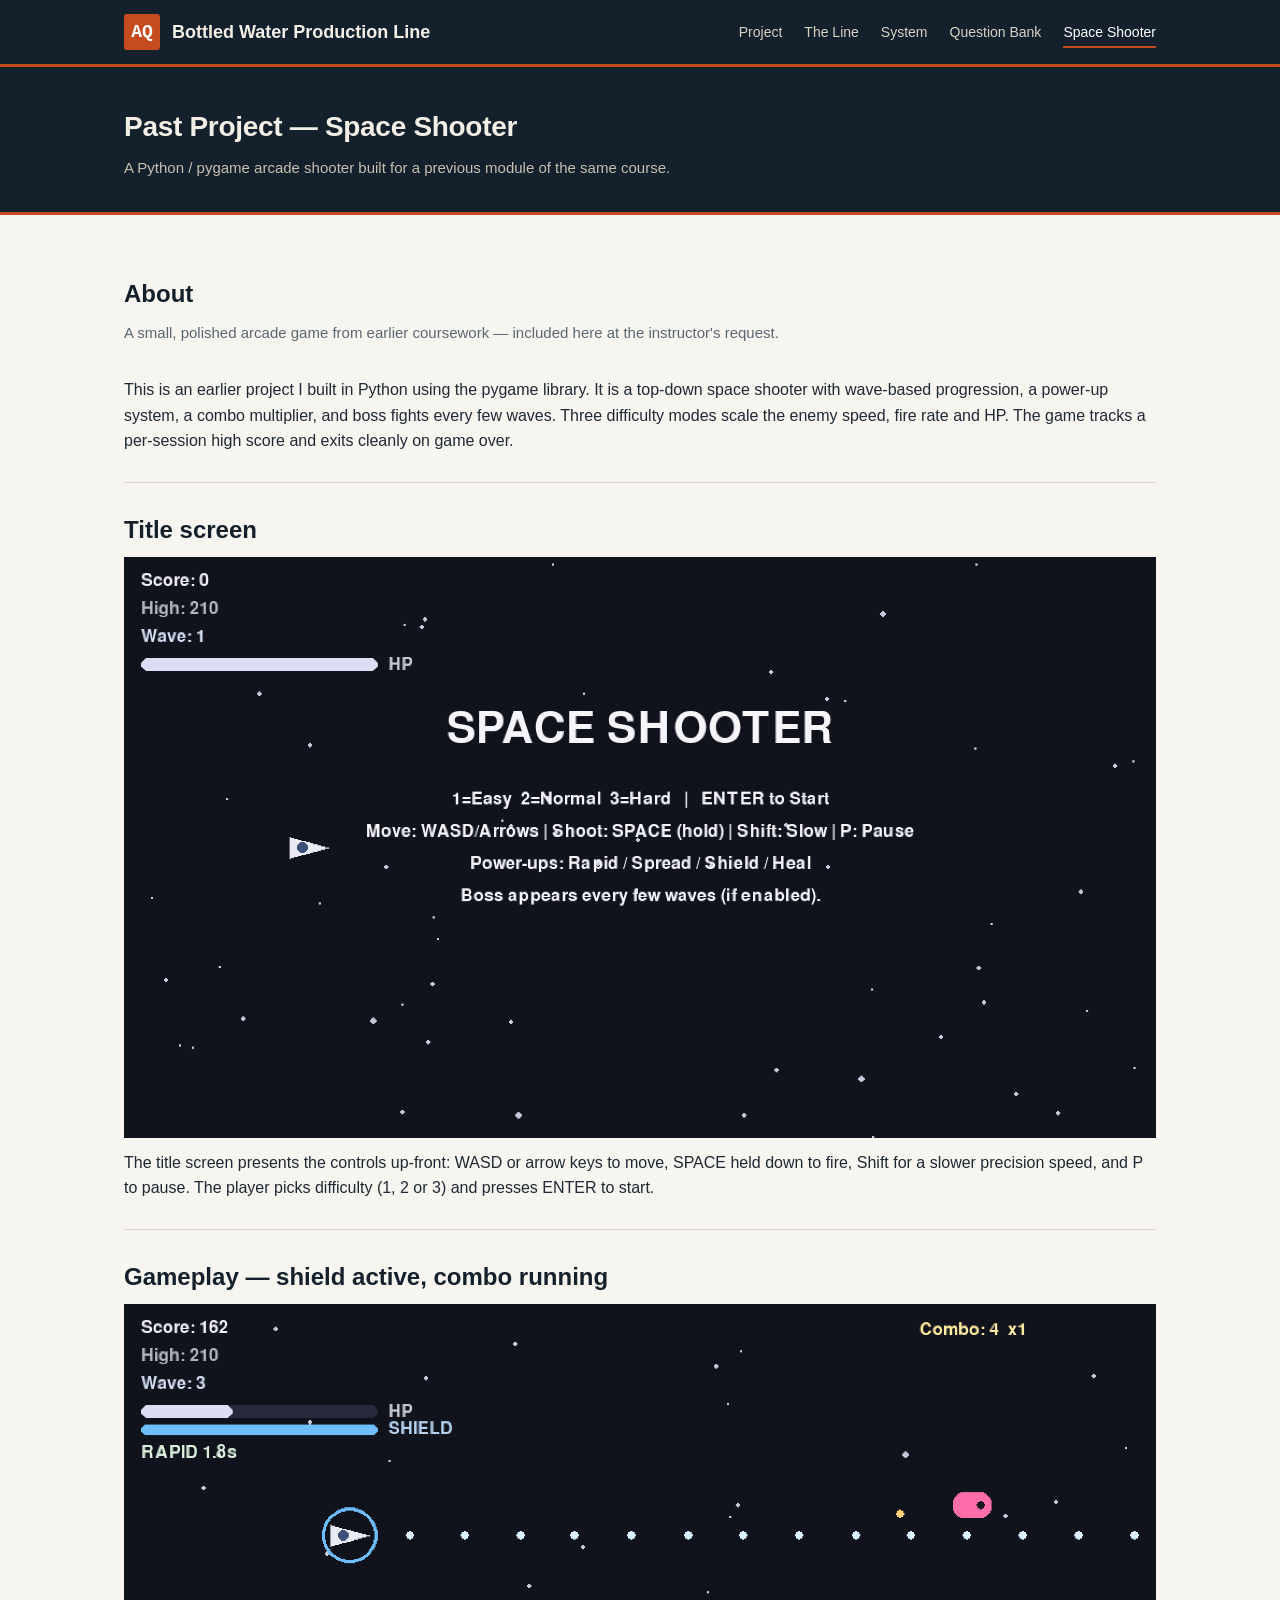
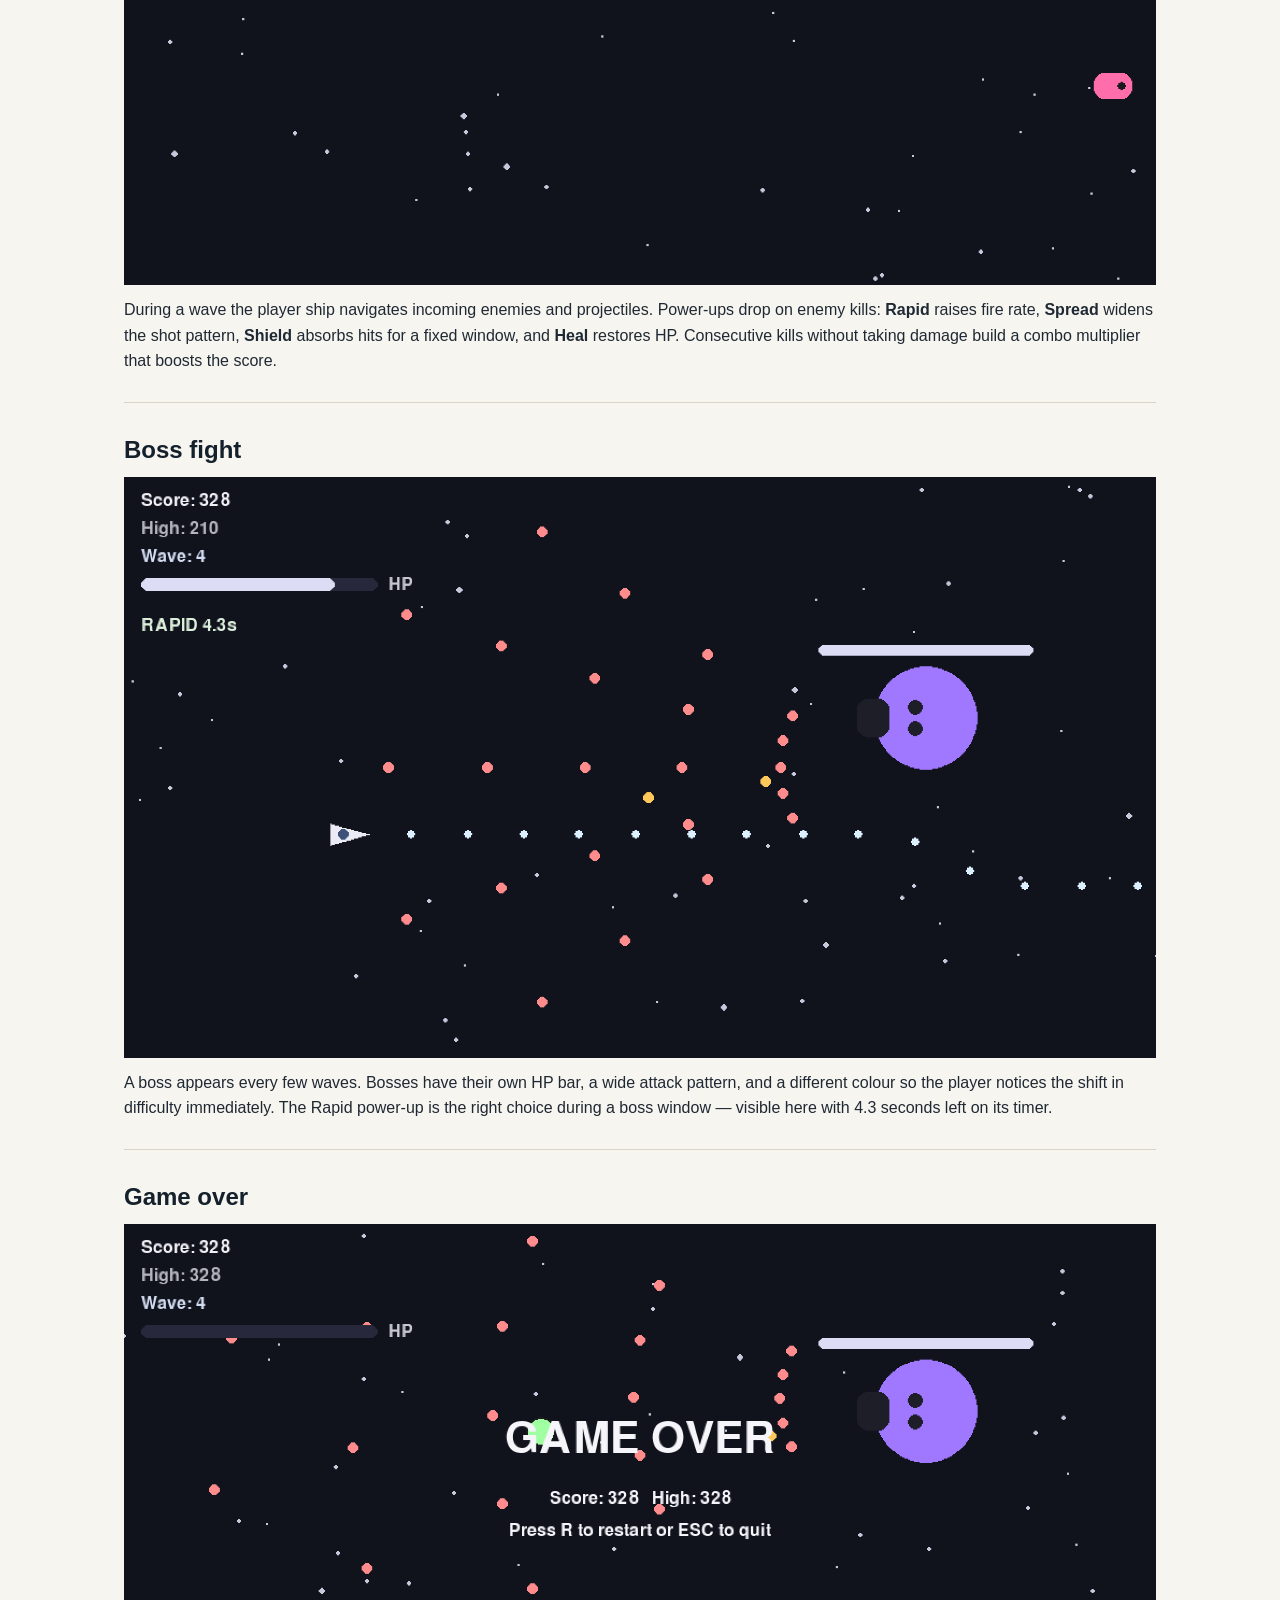
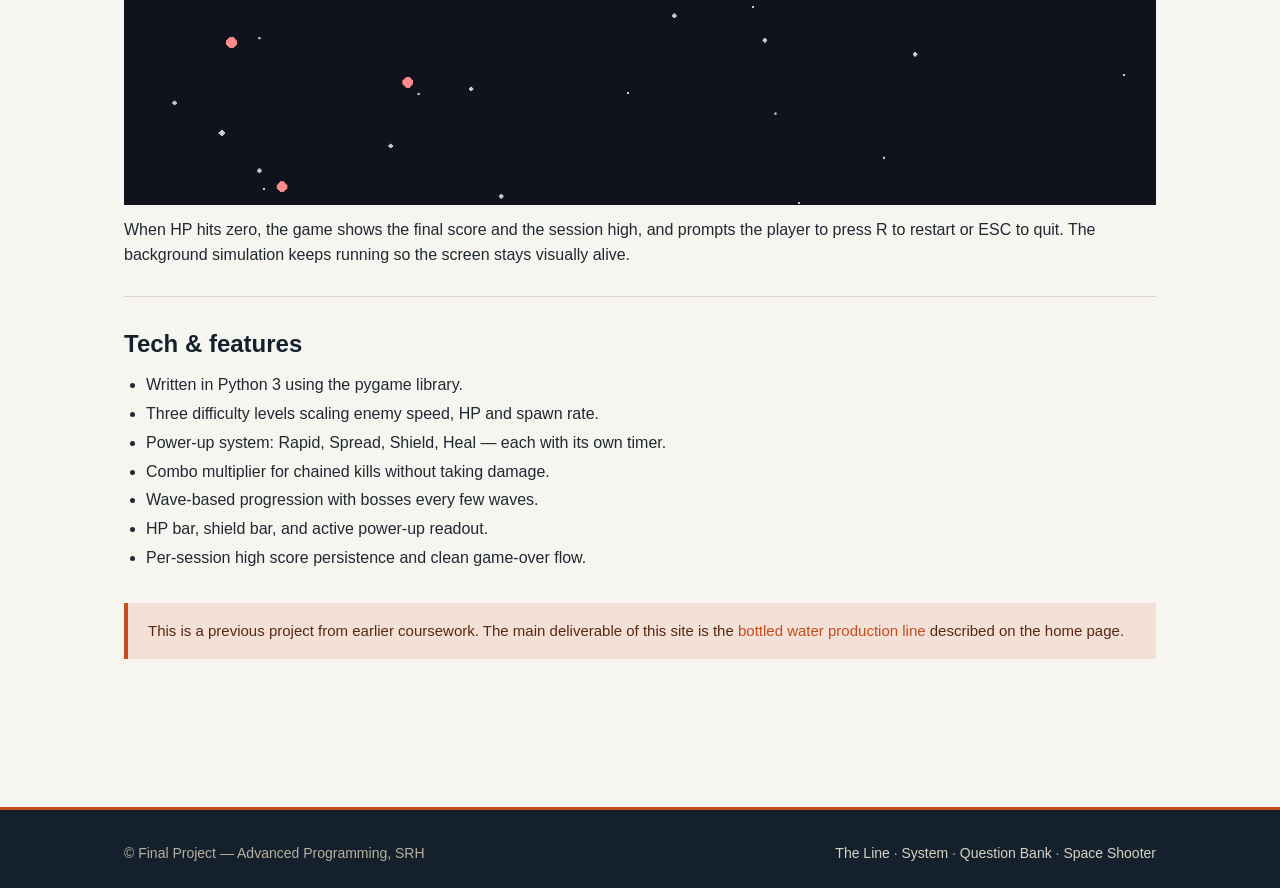
<file: space-shooter.html>
<!DOCTYPE html>
<html lang="en">
<head>
    <meta charset="UTF-8" />
    <meta name="viewport" content="width=device-width, initial-scale=1" />
    <title>Past Project — Space Shooter</title>
    <link rel="stylesheet" href="css/style.css" />
</head>
<body>

<header class="site-head">
    <div class="container wrap">
        <a href="index.html" class="brand">
            <span class="logo-mark">AQ</span>
            <span>Bottled Water Production Line</span>
        </a>
        <nav class="primary">
            <ul>
                <li><a href="index.html">Project</a></li>
                <li><a href="production-line.html">The Line</a></li>
                <li><a href="system.html">System</a></li>
                <li><a href="exam.html">Question Bank</a></li>
                <li><a href="space-shooter.html" class="active">Space Shooter</a></li>
            </ul>
        </nav>
    </div>
</header>

<section class="page-strip">
    <div class="container">
        <h1>Past Project — Space Shooter</h1>
        <p>A Python / pygame arcade shooter built for a previous module of the same course.</p>
    </div>
</section>

<section class="block">
    <div class="container">

        <h2 class="section-title">About</h2>
        <p class="section-sub">A small, polished arcade game from earlier coursework — included here at the instructor's request.</p>
        <p>This is an earlier project I built in Python using the pygame library. It is a top-down space shooter with wave-based progression, a power-up system, a combo multiplier, and boss fights every few waves. Three difficulty modes scale the enemy speed, fire rate and HP. The game tracks a per-session high score and exits cleanly on game over.</p>

        <hr class="div" />

        <h2 class="section-title">Title screen</h2>
        <div class="figure">
            <img src="images/space-shooter/title.png" alt="Space Shooter title screen with controls" style="width:100%; display:block;" />
        </div>
        <p style="margin-top: 12px;">The title screen presents the controls up-front: WASD or arrow keys to move, SPACE held down to fire, Shift for a slower precision speed, and P to pause. The player picks difficulty (1, 2 or 3) and presses ENTER to start.</p>

        <hr class="div" />

        <h2 class="section-title">Gameplay — shield active, combo running</h2>
        <div class="figure">
            <img src="images/space-shooter/gameplay.png" alt="Gameplay with shield and combo" style="width:100%; display:block;" />
        </div>
        <p style="margin-top: 12px;">During a wave the player ship navigates incoming enemies and projectiles. Power-ups drop on enemy kills: <strong>Rapid</strong> raises fire rate, <strong>Spread</strong> widens the shot pattern, <strong>Shield</strong> absorbs hits for a fixed window, and <strong>Heal</strong> restores HP. Consecutive kills without taking damage build a combo multiplier that boosts the score.</p>

        <hr class="div" />

        <h2 class="section-title">Boss fight</h2>
        <div class="figure">
            <img src="images/space-shooter/boss.png" alt="Boss fight with dense bullet pattern" style="width:100%; display:block;" />
        </div>
        <p style="margin-top: 12px;">A boss appears every few waves. Bosses have their own HP bar, a wide attack pattern, and a different colour so the player notices the shift in difficulty immediately. The Rapid power-up is the right choice during a boss window — visible here with 4.3 seconds left on its timer.</p>

        <hr class="div" />

        <h2 class="section-title">Game over</h2>
        <div class="figure">
            <img src="images/space-shooter/game-over.png" alt="Game over screen" style="width:100%; display:block;" />
        </div>
        <p style="margin-top: 12px;">When HP hits zero, the game shows the final score and the session high, and prompts the player to press R to restart or ESC to quit. The background simulation keeps running so the screen stays visually alive.</p>

        <hr class="div" />

        <h2 class="section-title">Tech &amp; features</h2>
        <ul style="margin-left: 22px; line-height: 1.8;">
            <li>Written in Python 3 using the pygame library.</li>
            <li>Three difficulty levels scaling enemy speed, HP and spawn rate.</li>
            <li>Power-up system: Rapid, Spread, Shield, Heal — each with its own timer.</li>
            <li>Combo multiplier for chained kills without taking damage.</li>
            <li>Wave-based progression with bosses every few waves.</li>
            <li>HP bar, shield bar, and active power-up readout.</li>
            <li>Per-session high score persistence and clean game-over flow.</li>
        </ul>

        <div class="intro-callout" style="margin-top: 30px;">
            This is a previous project from earlier coursework. The main deliverable of this site is the <a href="index.html">bottled water production line</a> described on the home page.
        </div>
    </div>
</section>

<footer class="site-foot">
    <div class="container wrap">
        <div>&copy; Final Project &mdash; Advanced Programming, SRH</div>
        <div><a href="production-line.html">The Line</a> &middot; <a href="system.html">System</a> &middot; <a href="exam.html">Question Bank</a> &middot; <a href="space-shooter.html">Space Shooter</a></div>
    </div>
</footer>

</body>
</html>
</file>
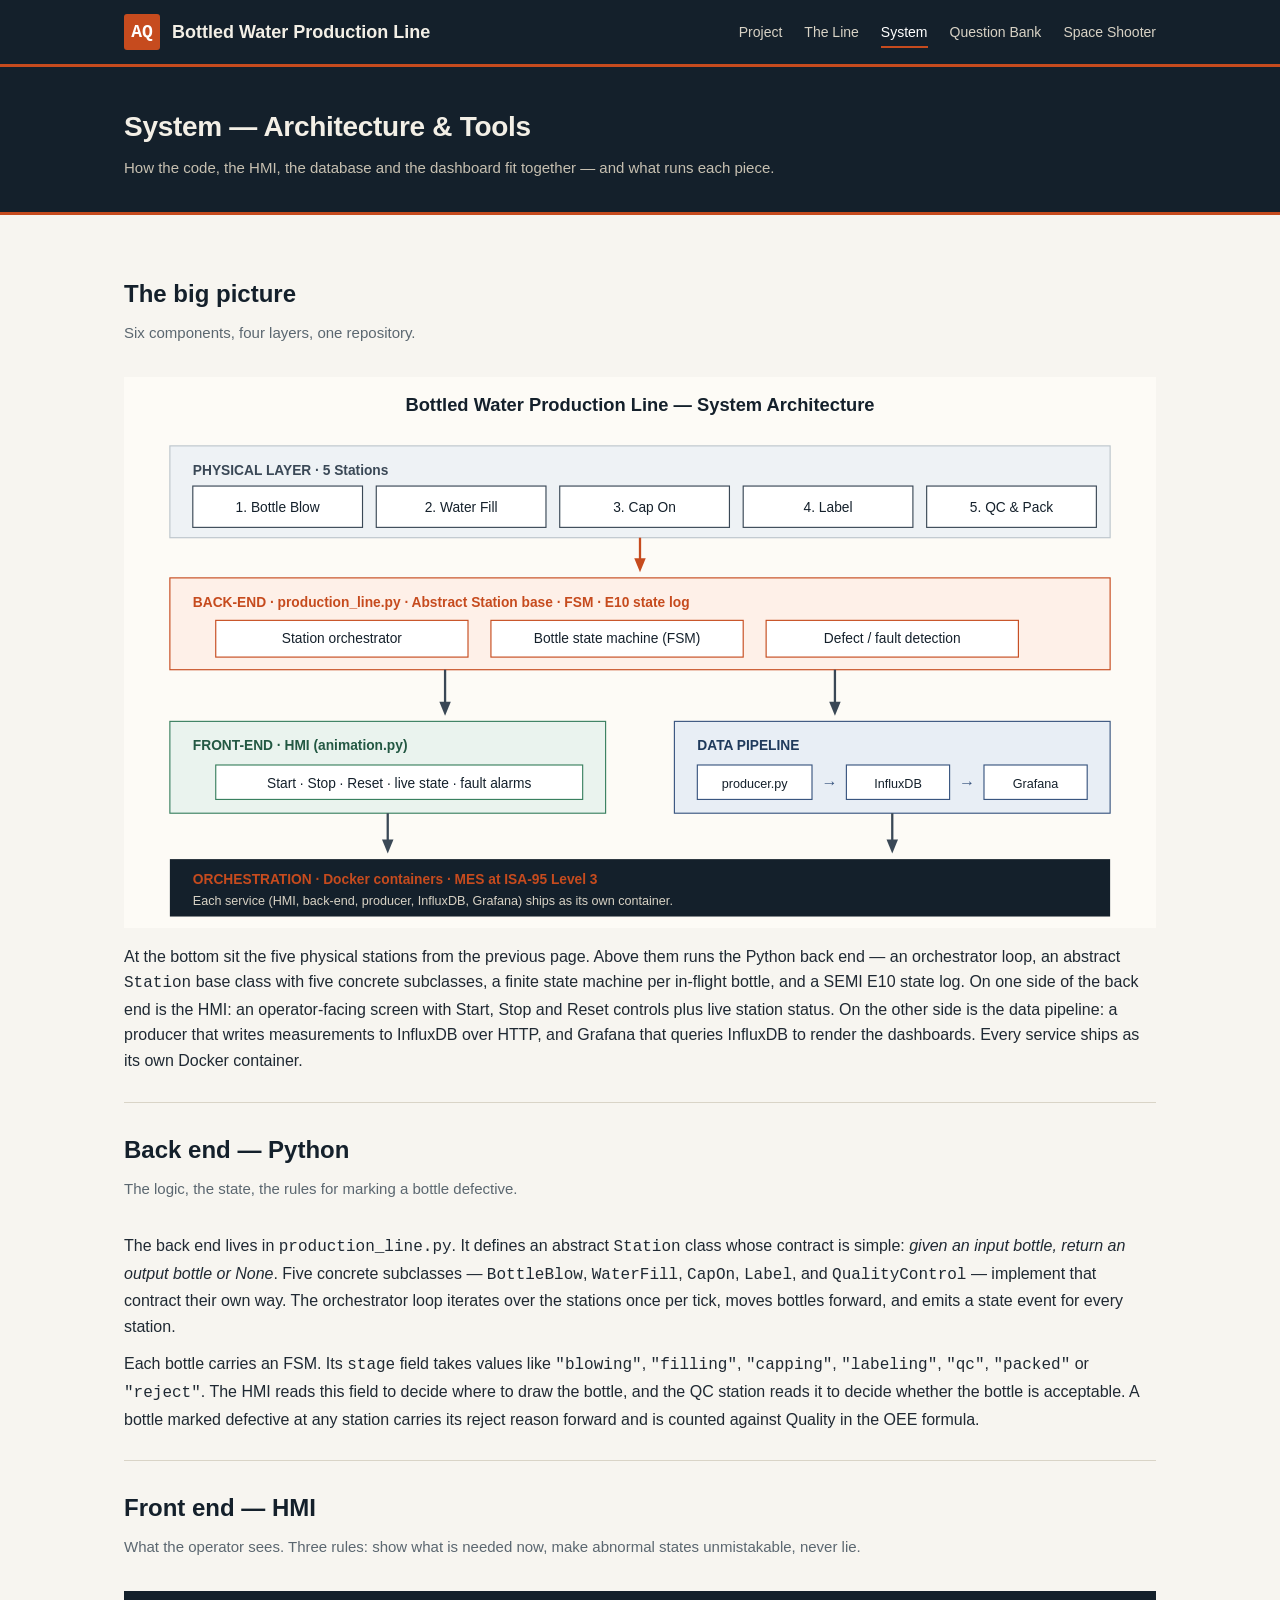
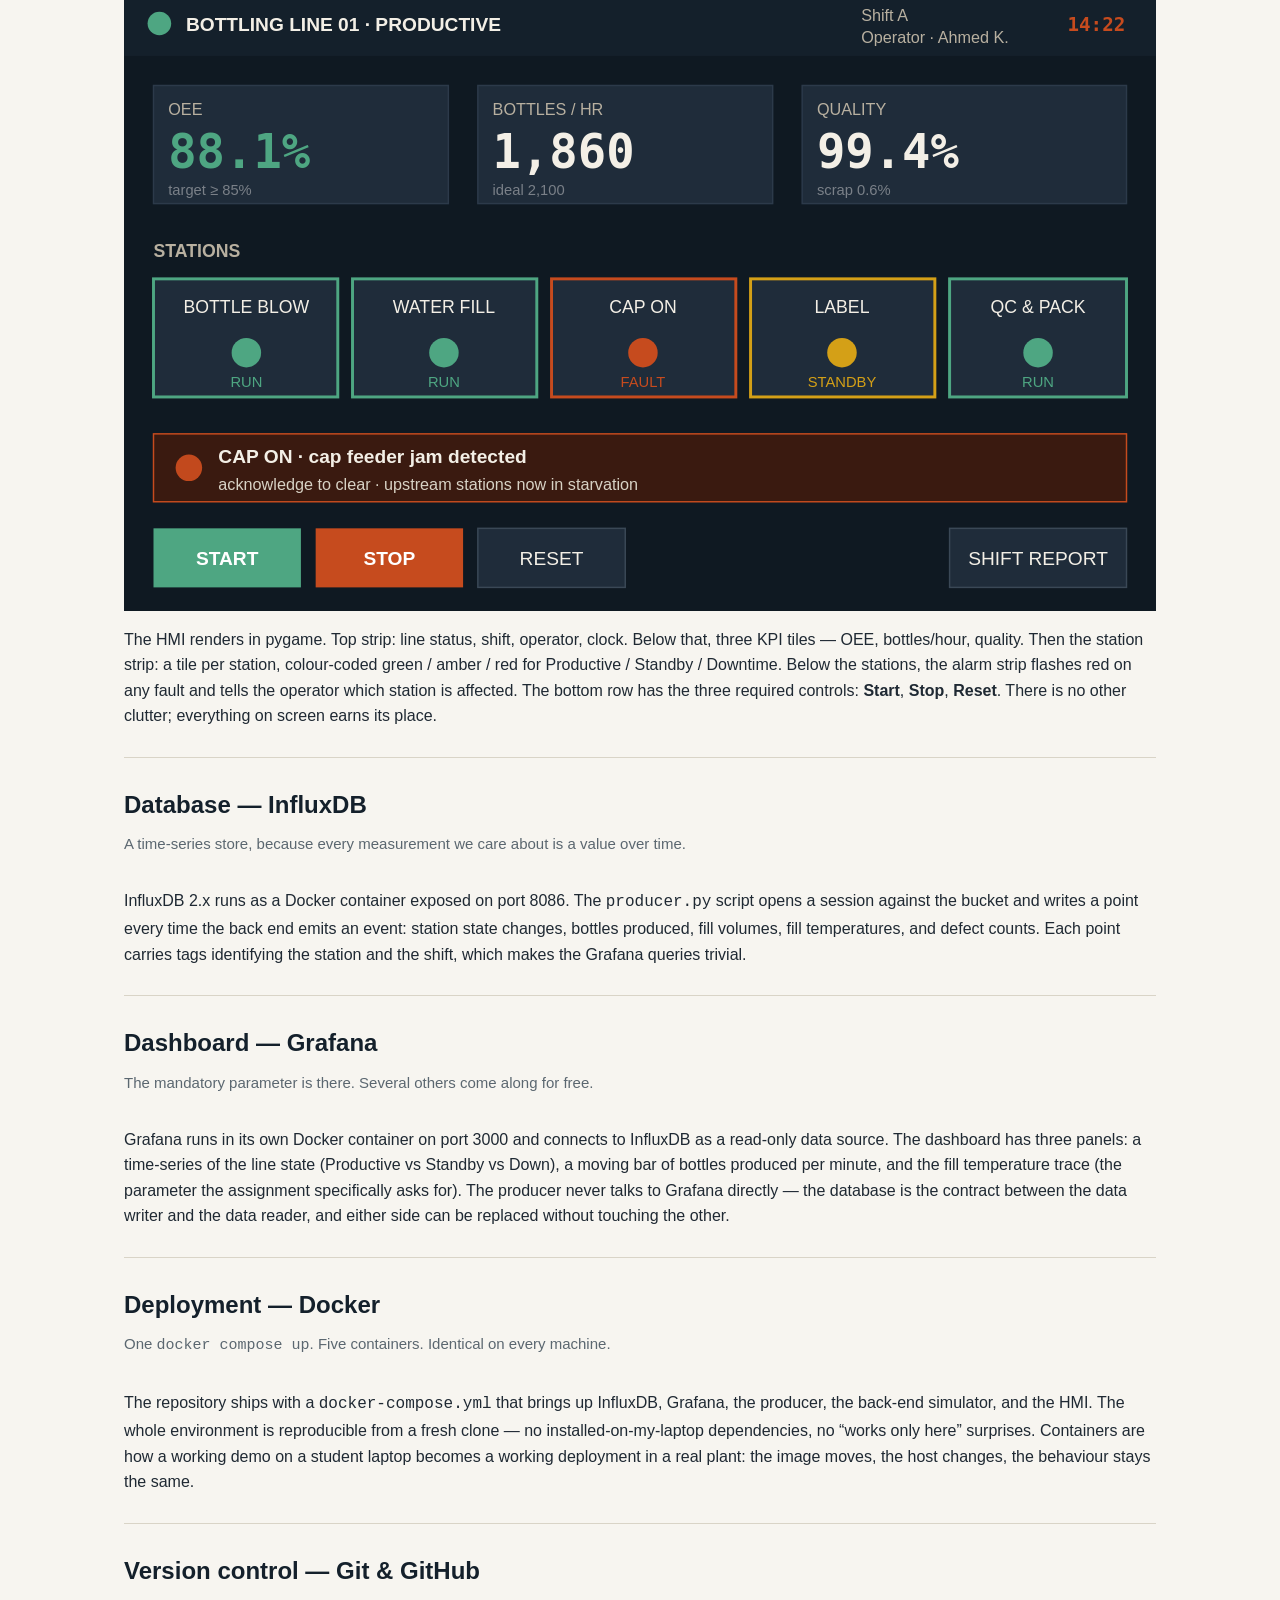
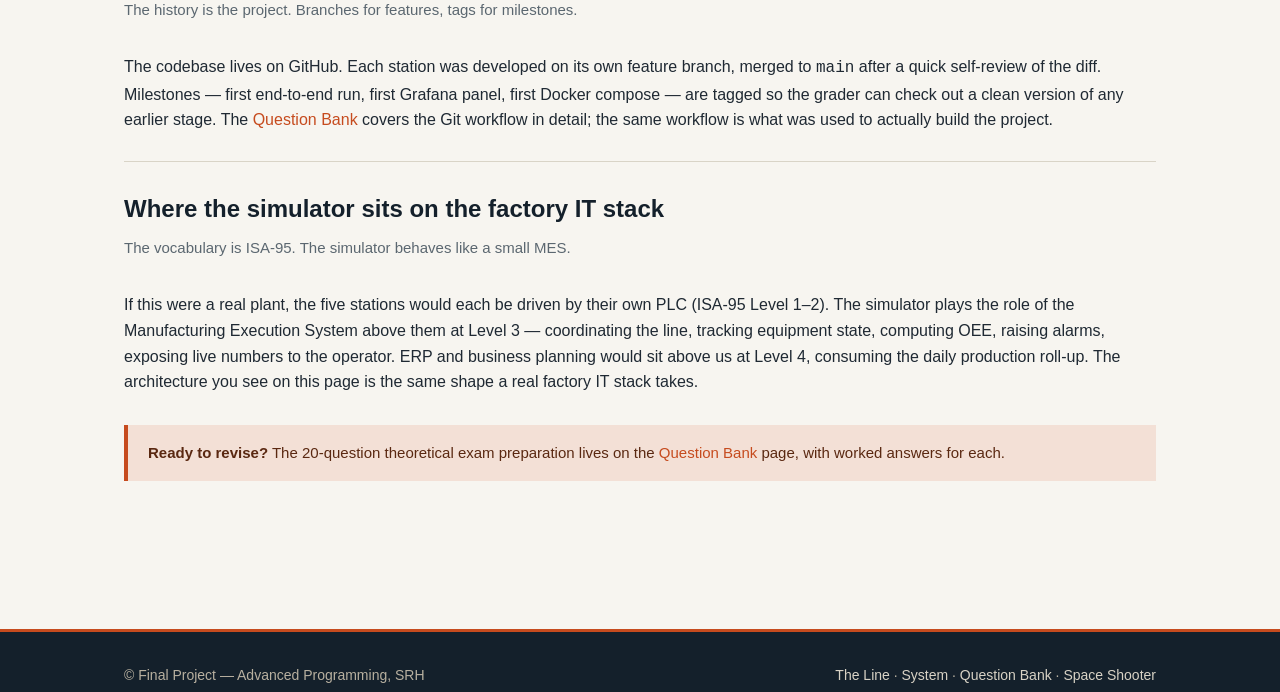
<file: system.html>
<!DOCTYPE html>
<html lang="en">
<head>
    <meta charset="UTF-8" />
    <meta name="viewport" content="width=device-width, initial-scale=1" />
    <title>System · Bottled Water Production Line</title>
    <link rel="stylesheet" href="css/style.css" />
</head>
<body>

<header class="site-head">
    <div class="container wrap">
        <a href="index.html" class="brand">
            <span class="logo-mark">AQ</span>
            <span>Bottled Water Production Line</span>
        </a>
        <nav class="primary">
            <ul>
                <li><a href="index.html">Project</a></li>
                <li><a href="production-line.html">The Line</a></li>
                <li><a href="system.html" class="active">System</a></li>
                <li><a href="exam.html">Question Bank</a></li>
                <li><a href="space-shooter.html">Space Shooter</a></li>
            </ul>
        </nav>
    </div>
</header>

<section class="page-strip">
    <div class="container">
        <h1>System — Architecture &amp; Tools</h1>
        <p>How the code, the HMI, the database and the dashboard fit together — and what runs each piece.</p>
    </div>
</section>

<section class="block">
    <div class="container">

        <h2 class="section-title">The big picture</h2>
        <p class="section-sub">Six components, four layers, one repository.</p>

        <div class="figure">
            <img src="images/architecture.svg" alt="System architecture diagram" style="width:100%; display:block;" />
        </div>

        <p style="margin-top: 16px;">At the bottom sit the five physical stations from the previous page. Above them runs the Python back end — an orchestrator loop, an abstract <code>Station</code> base class with five concrete subclasses, a finite state machine per in-flight bottle, and a SEMI E10 state log. On one side of the back end is the HMI: an operator-facing screen with Start, Stop and Reset controls plus live station status. On the other side is the data pipeline: a producer that writes measurements to InfluxDB over HTTP, and Grafana that queries InfluxDB to render the dashboards. Every service ships as its own Docker container.</p>

        <hr class="div" />

        <h2 class="section-title">Back end — Python</h2>
        <p class="section-sub">The logic, the state, the rules for marking a bottle defective.</p>

        <p>The back end lives in <code>production_line.py</code>. It defines an abstract <code>Station</code> class whose contract is simple: <em>given an input bottle, return an output bottle or None</em>. Five concrete subclasses — <code>BottleBlow</code>, <code>WaterFill</code>, <code>CapOn</code>, <code>Label</code>, and <code>QualityControl</code> — implement that contract their own way. The orchestrator loop iterates over the stations once per tick, moves bottles forward, and emits a state event for every station.</p>

        <p style="margin-top: 12px;">Each bottle carries an FSM. Its <code>stage</code> field takes values like <code>"blowing"</code>, <code>"filling"</code>, <code>"capping"</code>, <code>"labeling"</code>, <code>"qc"</code>, <code>"packed"</code> or <code>"reject"</code>. The HMI reads this field to decide where to draw the bottle, and the QC station reads it to decide whether the bottle is acceptable. A bottle marked defective at any station carries its reject reason forward and is counted against Quality in the OEE formula.</p>

        <hr class="div" />

        <h2 class="section-title">Front end — HMI</h2>
        <p class="section-sub">What the operator sees. Three rules: show what is needed now, make abnormal states unmistakable, never lie.</p>

        <div class="figure">
            <img src="images/hmi-mock.svg" alt="HMI mockup for the bottling line" style="width:100%; display:block;" />
        </div>

        <p style="margin-top: 16px;">The HMI renders in pygame. Top strip: line status, shift, operator, clock. Below that, three KPI tiles — OEE, bottles/hour, quality. Then the station strip: a tile per station, colour-coded green / amber / red for Productive / Standby / Downtime. Below the stations, the alarm strip flashes red on any fault and tells the operator which station is affected. The bottom row has the three required controls: <strong>Start</strong>, <strong>Stop</strong>, <strong>Reset</strong>. There is no other clutter; everything on screen earns its place.</p>

        <hr class="div" />

        <h2 class="section-title">Database — InfluxDB</h2>
        <p class="section-sub">A time-series store, because every measurement we care about is a value over time.</p>

        <p>InfluxDB 2.x runs as a Docker container exposed on port 8086. The <code>producer.py</code> script opens a session against the bucket and writes a point every time the back end emits an event: station state changes, bottles produced, fill volumes, fill temperatures, and defect counts. Each point carries tags identifying the station and the shift, which makes the Grafana queries trivial.</p>

        <hr class="div" />

        <h2 class="section-title">Dashboard — Grafana</h2>
        <p class="section-sub">The mandatory parameter is there. Several others come along for free.</p>

        <p>Grafana runs in its own Docker container on port 3000 and connects to InfluxDB as a read-only data source. The dashboard has three panels: a time-series of the line state (Productive vs Standby vs Down), a moving bar of bottles produced per minute, and the fill temperature trace (the parameter the assignment specifically asks for). The producer never talks to Grafana directly — the database is the contract between the data writer and the data reader, and either side can be replaced without touching the other.</p>

        <hr class="div" />

        <h2 class="section-title">Deployment — Docker</h2>
        <p class="section-sub">One <code>docker compose up</code>. Five containers. Identical on every machine.</p>

        <p>The repository ships with a <code>docker-compose.yml</code> that brings up InfluxDB, Grafana, the producer, the back-end simulator, and the HMI. The whole environment is reproducible from a fresh clone — no installed-on-my-laptop dependencies, no &ldquo;works only here&rdquo; surprises. Containers are how a working demo on a student laptop becomes a working deployment in a real plant: the image moves, the host changes, the behaviour stays the same.</p>

        <hr class="div" />

        <h2 class="section-title">Version control — Git &amp; GitHub</h2>
        <p class="section-sub">The history is the project. Branches for features, tags for milestones.</p>

        <p>The codebase lives on GitHub. Each station was developed on its own feature branch, merged to <code>main</code> after a quick self-review of the diff. Milestones — first end-to-end run, first Grafana panel, first Docker compose — are tagged so the grader can check out a clean version of any earlier stage. The <a href="exam.html">Question Bank</a> covers the Git workflow in detail; the same workflow is what was used to actually build the project.</p>

        <hr class="div" />

        <h2 class="section-title">Where the simulator sits on the factory IT stack</h2>
        <p class="section-sub">The vocabulary is ISA-95. The simulator behaves like a small MES.</p>

        <p>If this were a real plant, the five stations would each be driven by their own PLC (ISA-95 Level 1–2). The simulator plays the role of the Manufacturing Execution System above them at Level 3 — coordinating the line, tracking equipment state, computing OEE, raising alarms, exposing live numbers to the operator. ERP and business planning would sit above us at Level 4, consuming the daily production roll-up. The architecture you see on this page is the same shape a real factory IT stack takes.</p>

        <div class="intro-callout" style="margin-top: 30px;">
            <strong>Ready to revise?</strong> The 20-question theoretical exam preparation lives on the <a href="exam.html">Question Bank</a> page, with worked answers for each.
        </div>
    </div>
</section>

<footer class="site-foot">
    <div class="container wrap">
        <div>&copy; Final Project &mdash; Advanced Programming, SRH</div>
        <div><a href="production-line.html">The Line</a> &middot; <a href="system.html">System</a> &middot; <a href="exam.html">Question Bank</a> &middot; <a href="space-shooter.html">Space Shooter</a></div>
    </div>
</footer>

</body>
</html>
</file>
<file: css/style.css>
/* Smart Manufacturing Systems Lab - stylesheet */

* { box-sizing: border-box; margin: 0; padding: 0; }

:root {
    --c-bg: #f7f5f0;
    --c-panel: #ffffff;
    --c-ink: #1f2933;
    --c-muted: #5b6770;
    --c-line: #d9d4c7;
    --c-accent: #c64b1e;
    --c-accent-soft: #f3e0d6;
    --c-deep: #14202b;
    --c-steel: #3a4856;
    --shadow: 0 1px 2px rgba(20,32,43,0.06), 0 8px 24px rgba(20,32,43,0.06);
}

html, body {
    font-family: "Segoe UI", Tahoma, Geneva, Verdana, sans-serif;
    background: var(--c-bg);
    color: var(--c-ink);
    line-height: 1.6;
    font-size: 16px;
}

a { color: var(--c-accent); text-decoration: none; }
a:hover { text-decoration: underline; }

.container { max-width: 1080px; margin: 0 auto; padding: 0 24px; }

/* ====== HEADER ====== */
header.site-head {
    background: var(--c-deep);
    color: #f3efe6;
    padding: 14px 0;
    border-bottom: 3px solid var(--c-accent);
    position: sticky;
    top: 0;
    z-index: 50;
}
header.site-head .wrap {
    display: flex;
    align-items: center;
    justify-content: space-between;
    gap: 24px;
}
.brand {
    display: flex;
    align-items: center;
    gap: 12px;
    color: #f3efe6;
    font-weight: 600;
    font-size: 18px;
}
.brand .logo-mark {
    width: 36px; height: 36px;
    background: var(--c-accent);
    color: #fff;
    display: grid; place-items: center;
    font-family: "Consolas", monospace;
    font-weight: 700;
    border-radius: 3px;
}
nav.primary ul { list-style: none; display: flex; gap: 22px; }
nav.primary a {
    color: #d8d2c5;
    font-size: 14px;
    font-weight: 500;
    padding: 6px 0;
    border-bottom: 2px solid transparent;
}
nav.primary a:hover, nav.primary a.active {
    color: #fff;
    text-decoration: none;
    border-bottom-color: var(--c-accent);
}

/* ====== HERO ====== */
.hero {
    background:
        linear-gradient(135deg, rgba(20,32,43,0.92), rgba(58,72,86,0.85)),
        url("../images/hero.svg") center/cover no-repeat;
    color: #f3efe6;
    padding: 80px 0 70px;
}
.hero h1 {
    font-size: 38px;
    line-height: 1.2;
    margin-bottom: 14px;
    font-weight: 700;
    letter-spacing: -0.5px;
}
.hero .lead {
    font-size: 18px;
    color: #d8d2c5;
    max-width: 640px;
    margin-bottom: 28px;
}
.hero .tag {
    display: inline-block;
    background: var(--c-accent);
    color: #fff;
    padding: 5px 12px;
    font-size: 12px;
    letter-spacing: 1.5px;
    text-transform: uppercase;
    margin-bottom: 18px;
}
.btn {
    display: inline-block;
    background: var(--c-accent);
    color: #fff;
    padding: 11px 22px;
    font-weight: 600;
    font-size: 14px;
    letter-spacing: 0.4px;
    border: 2px solid var(--c-accent);
    transition: background 0.15s, color 0.15s;
}
.btn:hover { background: transparent; color: #fff; text-decoration: none; }
.btn.alt { background: transparent; color: #f3efe6; }
.btn.alt:hover { background: var(--c-accent); }

/* ====== PAGE TITLE STRIP ====== */
.page-strip {
    background: var(--c-deep);
    color: #f3efe6;
    padding: 38px 0 32px;
    border-bottom: 3px solid var(--c-accent);
}
.page-strip h1 { font-size: 28px; letter-spacing: -0.3px; }
.page-strip p { color: #c7c0b1; margin-top: 6px; font-size: 15px; }

/* ====== SECTIONS ====== */
section.block { padding: 60px 0; }
section.block.alt { background: #efebe1; }

h2.section-title {
    font-size: 24px;
    margin-bottom: 8px;
    color: var(--c-deep);
}
.section-sub {
    color: var(--c-muted);
    margin-bottom: 32px;
    font-size: 15px;
}

/* ====== MODULE CARDS ====== */
.grid-3 {
    display: grid;
    grid-template-columns: repeat(3, 1fr);
    gap: 22px;
}
@media (max-width: 820px) {
    .grid-3 { grid-template-columns: 1fr; }
    .hero h1 { font-size: 28px; }
    nav.primary ul { gap: 12px; }
}

.card {
    background: var(--c-panel);
    border: 1px solid var(--c-line);
    padding: 24px;
    border-top: 3px solid var(--c-accent);
    transition: transform 0.15s, box-shadow 0.15s;
}
.card:hover { transform: translateY(-2px); box-shadow: var(--shadow); }
.card .icon {
    width: 44px; height: 44px;
    background: var(--c-accent-soft);
    color: var(--c-accent);
    display: grid; place-items: center;
    margin-bottom: 14px;
    font-weight: 700;
    font-family: "Consolas", monospace;
}
.card h3 {
    font-size: 17px;
    margin-bottom: 8px;
    color: var(--c-deep);
}
.card p { font-size: 14px; color: var(--c-muted); }

/* ====== TWO COLUMN INFO ====== */
.two-col {
    display: grid;
    grid-template-columns: 1.2fr 1fr;
    gap: 40px;
    align-items: center;
}
@media (max-width: 820px) { .two-col { grid-template-columns: 1fr; } }
.two-col img, .two-col .figure {
    width: 100%;
    background: #fff;
    padding: 18px;
    border: 1px solid var(--c-line);
}

/* ====== Q&A LIST ====== */
.qa-section h3.cat-title {
    font-size: 18px;
    margin: 32px 0 16px;
    padding-bottom: 6px;
    border-bottom: 2px solid var(--c-accent);
    color: var(--c-deep);
    letter-spacing: 0.2px;
}
.qa-item {
    background: var(--c-panel);
    border: 1px solid var(--c-line);
    border-left: 4px solid var(--c-accent);
    padding: 18px 22px;
    margin-bottom: 14px;
}
.qa-item .qn {
    font-weight: 700;
    color: var(--c-accent);
    font-family: "Consolas", monospace;
    margin-right: 8px;
}
.qa-item .q {
    font-weight: 600;
    color: var(--c-deep);
    display: block;
    margin-bottom: 8px;
    font-size: 15.5px;
}
.qa-item .a { font-size: 14.5px; color: #2d3a44; }
.qa-item code {
    background: #f1ece1;
    padding: 1px 6px;
    font-family: "Consolas", monospace;
    font-size: 13px;
    color: #8b3a14;
}
.qa-item ul { margin: 8px 0 0 22px; font-size: 14.5px; }
.qa-item ul li { margin-bottom: 4px; }
.qa-item img {
    max-width: 100%;
    margin: 12px auto;
    display: block;
}

/* ====== TOOLS LIST ====== */
.tools-grid {
    display: grid;
    grid-template-columns: repeat(2, 1fr);
    gap: 18px;
}
@media (max-width: 700px) { .tools-grid { grid-template-columns: 1fr; } }
.tool {
    background: var(--c-panel);
    border: 1px solid var(--c-line);
    padding: 18px 22px;
    display: flex;
    gap: 18px;
    align-items: flex-start;
}
.tool .badge {
    width: 48px; height: 48px;
    background: var(--c-deep);
    color: var(--c-accent);
    display: grid; place-items: center;
    font-family: "Consolas", monospace;
    font-weight: 700;
    flex-shrink: 0;
}
.tool h4 {
    font-size: 16px;
    color: var(--c-deep);
    margin-bottom: 4px;
}
.tool p { font-size: 14px; color: var(--c-muted); }

/* ====== FOOTER ====== */
footer.site-foot {
    background: var(--c-deep);
    color: #b8b0a0;
    padding: 32px 0 24px;
    border-top: 3px solid var(--c-accent);
    margin-top: 60px;
    font-size: 14px;
}
footer.site-foot .wrap {
    display: flex;
    justify-content: space-between;
    align-items: center;
    flex-wrap: wrap;
    gap: 14px;
}
footer.site-foot a { color: #d8d2c5; }

/* small bits */
.intro-callout {
    background: var(--c-accent-soft);
    border-left: 4px solid var(--c-accent);
    padding: 16px 20px;
    margin: 28px 0;
    font-size: 15px;
    color: #5a2811;
}
hr.div {
    border: none;
    border-top: 1px solid var(--c-line);
    margin: 28px 0;
}
</file>
